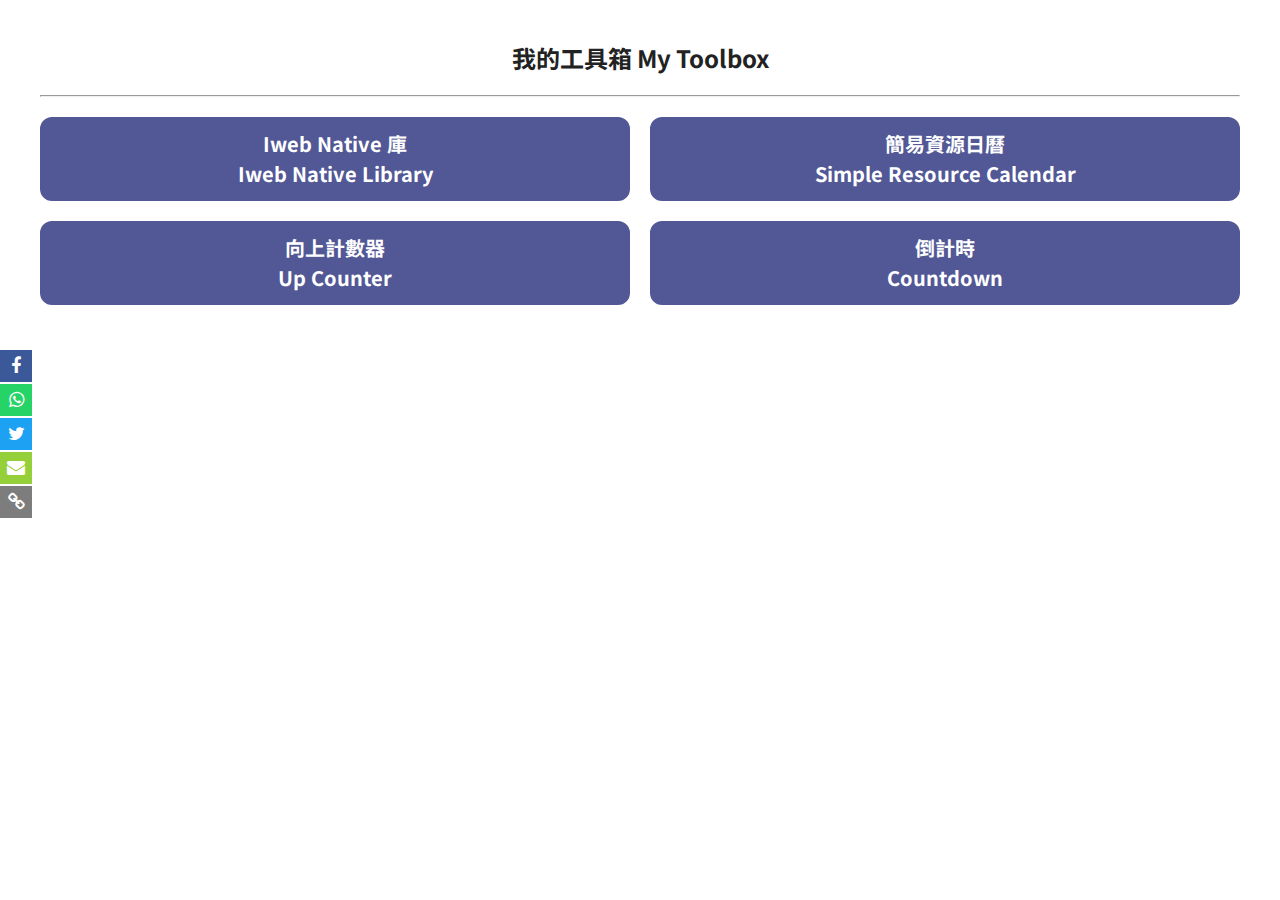
<file: index.html>
<!DOCTYPE html>
<html lang="zh-hant">
    <head>
        <title>我的工具箱 My Toolbox</title>
        <meta charset="UTF-8">
        <meta name="viewport" content="width=device-width, initial-scale=1.0">
        <link href="base/icons/font-awesome.min.css" rel="stylesheet" type="text/css"/>
        <link href="base/iweb.core.css" rel="stylesheet" type="text/css"/>
        <script src="base/iweb.core.js"></script>
        <script src="3rd/floatingSocialShare.js"></script>
        <style>
            h1 {
                display: block;
                font-size: 1.5rem;
                text-align: center;
                padding-bottom: 20px;
            }
            
            hr {
                display: block;
                margin-bottom: 20px;
            }
            
            a.link {
                background: var(--icolor-primary);
                display: block;
                font-size: 1.25rem;
                font-weight: bold;
                color: #fff;
                line-height: 1.5;
                text-align: center;
                padding: 10px;
                border: 2px solid var(--icolor-primary);
                border-radius: 12px;
                overflow: hidden;
            }
            
            a.link:hover {
                border-color: #fff;
            }
        </style>
    </head>
    <body>
        <div style="padding:40px;">
            <h1>我的工具箱 My Toolbox</h1>
            <hr/>
            <div class="iweb-grid">
                <div class="column-2">
                    <a class="btn link" href="native.html" target="_blank">iweb Native 庫<br/>iweb Native Library</a>
                </div>
                <div class="column-2">
                    <a class="btn link" href="calendar.html" target="_blank">簡易資源日曆<br/>Simple Resource Calendar</a>
                </div>
                <div class="column-2">
                    <a class="btn link" href="upcounter.html" target="_blank">向上計數器<br/>Up counter</a>
                </div>
                <div class="column-2">
                    <a class="btn link" href="countdown.html" target="_blank">倒計時<br/>Countdown</a>
                </div>
            </div>
        </div>
        <script>const iweb = (new iwebApp()).init();(new floatingSocialShare());</script>
    </body>
</html>
</file>
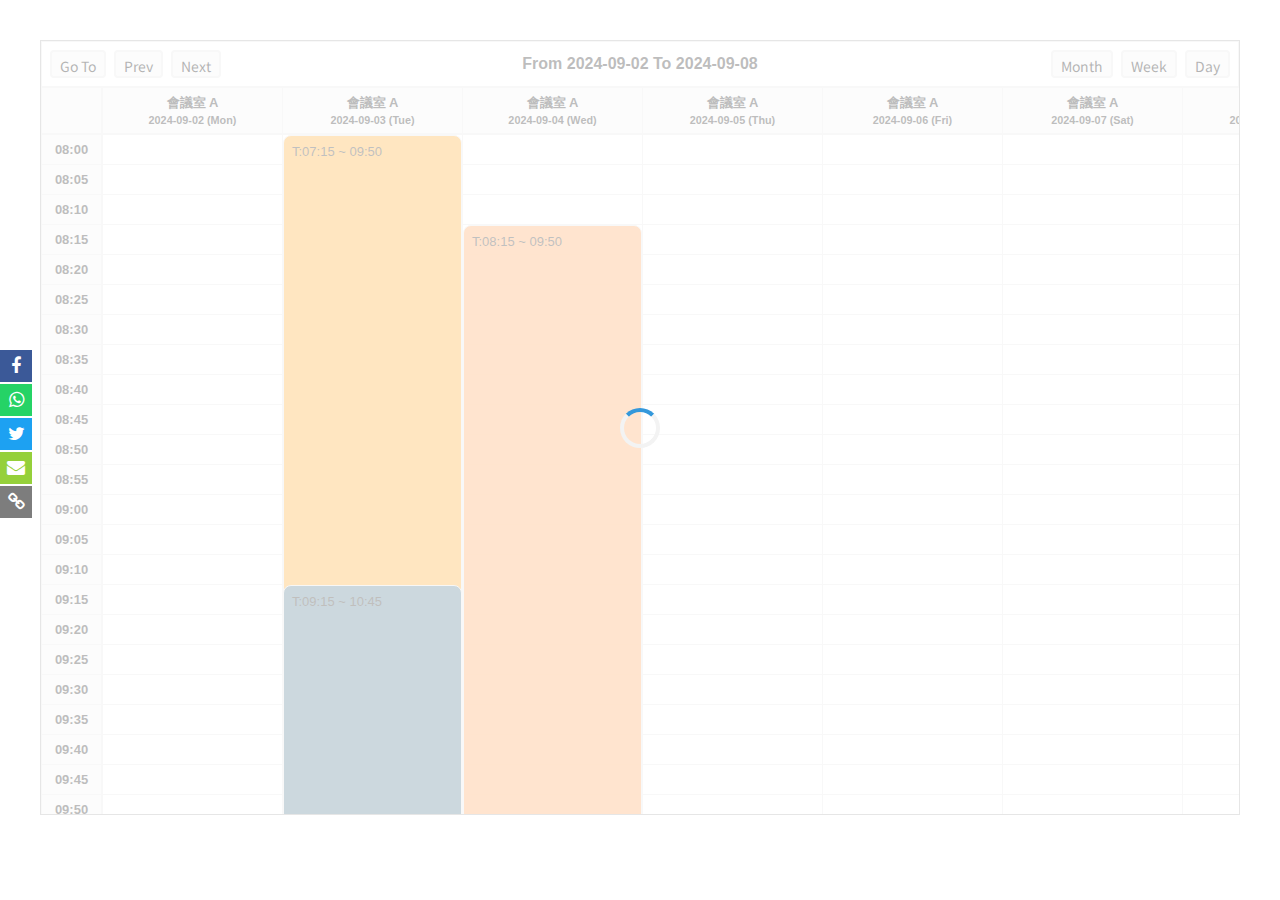
<file: calendar.html>
<!DOCTYPE html>
<html lang="en" >
<head>
    <meta charset="UTF-8">
    <meta name="viewport" content="width=device-width, initial-scale=1.0">
    <title>簡易資源日曆 Simple Resource Calendar</title>
    <link href="base/icons/font-awesome.min.css" rel="stylesheet" type="text/css"/>
    <link href="base/iweb.core.css" rel="stylesheet" type="text/css"/>
    <script src="base/iweb.core.js" type="text/javascript"></script>
    <script src="3rd/floatingSocialShare.js"></script>
    <script src="base/iCalendar.js" type="text/javascript"></script>
</head>
<body>
    <div style="padding:40px;">
        <div id="icalendar">
            <div class="fixed-corner"></div>
        </div>
    </div>
    <script>const iweb = (new iwebApp()).init();(new floatingSocialShare());</script>
    <script>
    function iwebFunc() {
        // Usage Example
        const resources = [
            { id: 1, name: '會議室 A' },
            { id: 2, name: '會議室 B' },
            { id: 3, name: '會議室 C' },
            { id: 4, name: '會議室 D' },
            { id: 5, name: '會議室 E' }
        ];

        const events = [
            { resourceId: 1, targetDate: '2024-09-03', startHm: 715, endHm: 950, content: '07:15 ~ 09:50', 'short_content': 'full_date', background: '#FFA726' },
            { resourceId: 1, targetDate: '2024-09-04', startHm: 815, endHm: 950, content: '08:15 ~ 09:50', background: '#FFA156' },
            { resourceId: 2, targetDate: '2024-09-03', startHm: 1000, endHm: 2250, content: '10:00 ~ 22:50', background: '#2A9D8F' },
            { resourceId: 3, targetDate: '2024-09-03', startHm: 1330, endHm: 1430, content: '13:30 ~ 14:30' },
            { resourceId: 1, targetDate: '2024-09-03', startHm: 915, endHm: 1045, content: '09:15 ~ 10:45', background: '#4C7B96' },
            { resourceId: 2, targetDate: '2024-09-03', startHm: 1000, endHm: 1430, content: '10:00 ~ 14:30' }
        ];

        const icalendar = new iCalendar({
            lang: 'en',
            displayMode: 'week', 
            date: '2024-09-02', 
            startHm: 800, 
            endHm: 2200, 
            interval: 5, 
            maxHeight: 680,
            resources: 'http://localhost:8000/myprojects/mylib/testsource.php?index=1',
            events: 'http://localhost:8000/myprojects/mylib/testsource.php?index=2',
            eventTemplate: function(data) {
                return 'T:' + data['content'];
            },
            eventClick: function(data) {
                console.log(data);
            },
            extraParas: 
            {
                resource_id: 1 
            }
        }).init(resources, events);
    }
    </script>
</body>
</html>
</file>
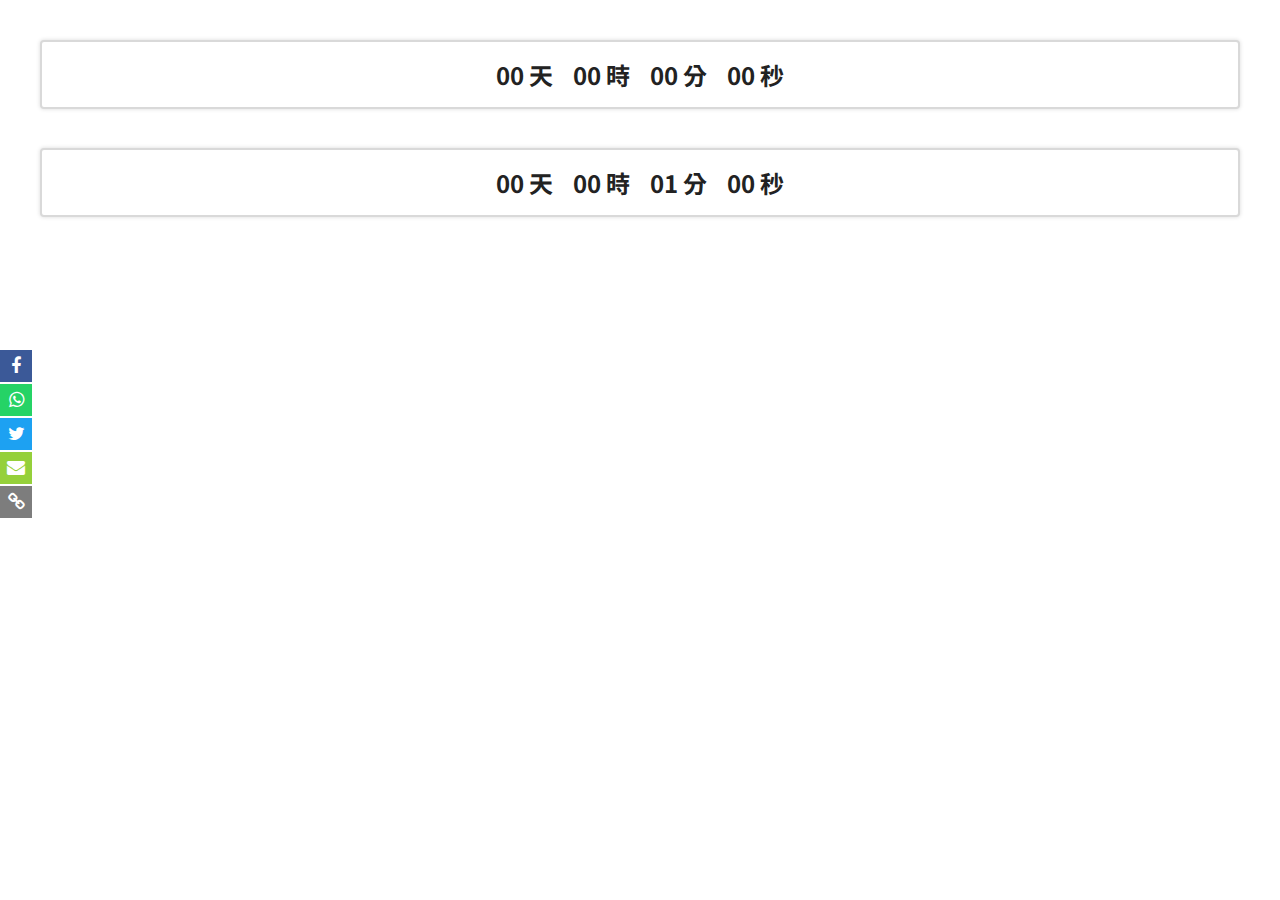
<file: countdown.html>
<!DOCTYPE html>
<html lang="en">
    <head>
        <meta charset="UTF-8">
        <title>倒計時 Countdown</title>
        <link href="base/icons/font-awesome.min.css" rel="stylesheet" type="text/css"/>
        <link href="base/iweb.core.css" rel="stylesheet" type="text/css"/>
        <script src="base/iweb.core.js"></script>
        <script src="3rd/floatingSocialShare.js"></script>
        <script src="3rd/timerCountDown.js" type="text/javascript"></script>
        <style>
        div.iweb-countdown {
            position: relative;
        }

        div.iweb-countdown * {
            font-size: 24px;
            font-weight: bold;
        }

        </style>
    </head>
    <body>
        <div style="padding:40px;">
            <div class="widget">
                <div class="iweb-countdown" data-value="20" data-direction="up">
                    <ul class="iweb-flex hcenter" data-gap="20">
                        <li><div class="day"><span>00</span>&nbsp;天</div></li>
                        <li><div class="hour"><span>00</span>&nbsp;時</div></li>
                        <li><div class="minute"><span>00</span>&nbsp;分</div></li>
                        <li><div class="second"><span>00</span>&nbsp;秒</div></li>
                    </ul>
                </div>
            </div>
            
            <p>&nbsp;</p>
            
            <div class="widget">
                <div class="iweb-countdown" data-value="60">
                    <ul class="iweb-flex hcenter" data-gap="20">
                        <li><div class="day"><span>00</span>&nbsp;天</div></li>
                        <li><div class="hour"><span>00</span>&nbsp;時</div></li>
                        <li><div class="minute"><span>00</span>&nbsp;分</div></li>
                        <li><div class="second"><span>00</span>&nbsp;秒</div></li>
                    </ul>
                </div>
            </div>
        </div>
        <script>const iweb = (new iwebApp()).init();(new floatingSocialShare());</script>
        <script>
        function iwebFunc() { 
            const cm = new timerCountDown(function(item) {
                console.log("完成:", item.el, "方向:", item.direction, "最大值:", item.maxValue);
                item.el.style.border = "2px solid red";
            });
            cm.init();
        }
        </script>
    </body>
</html>
</file>
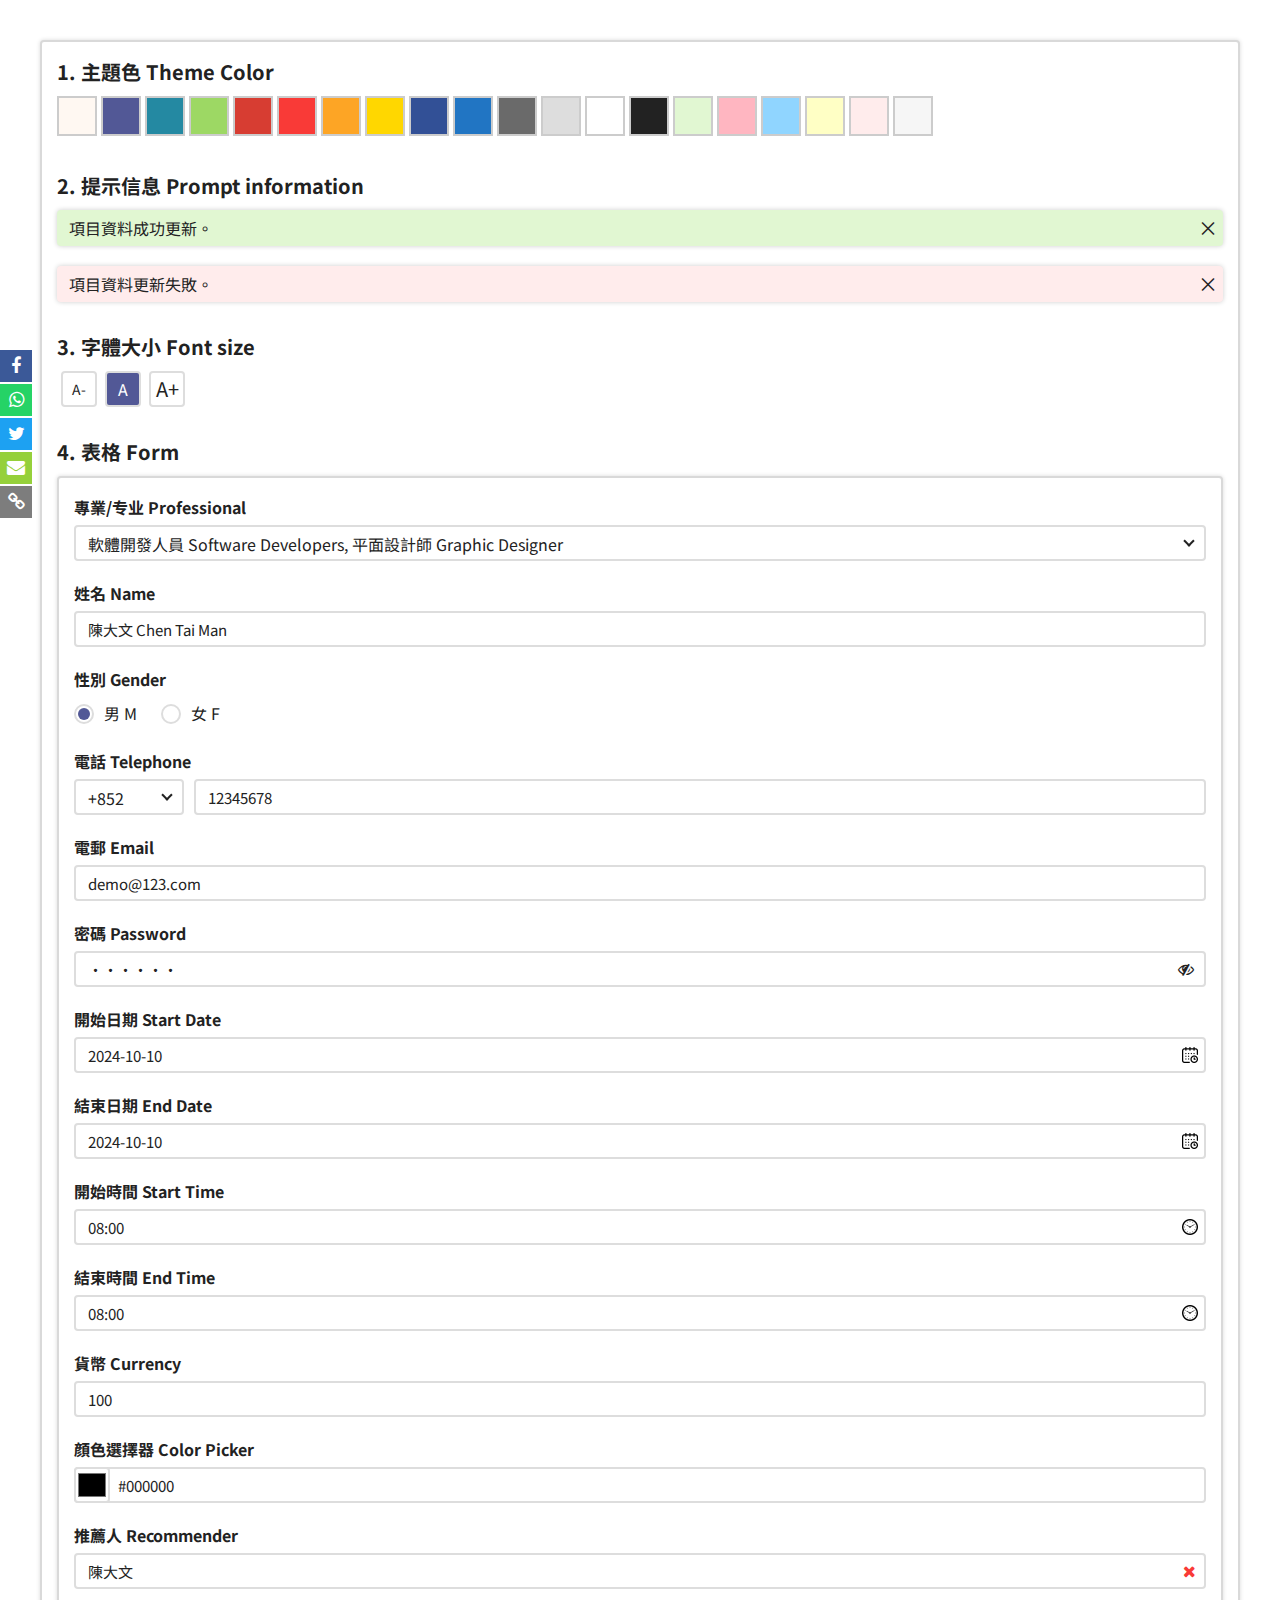
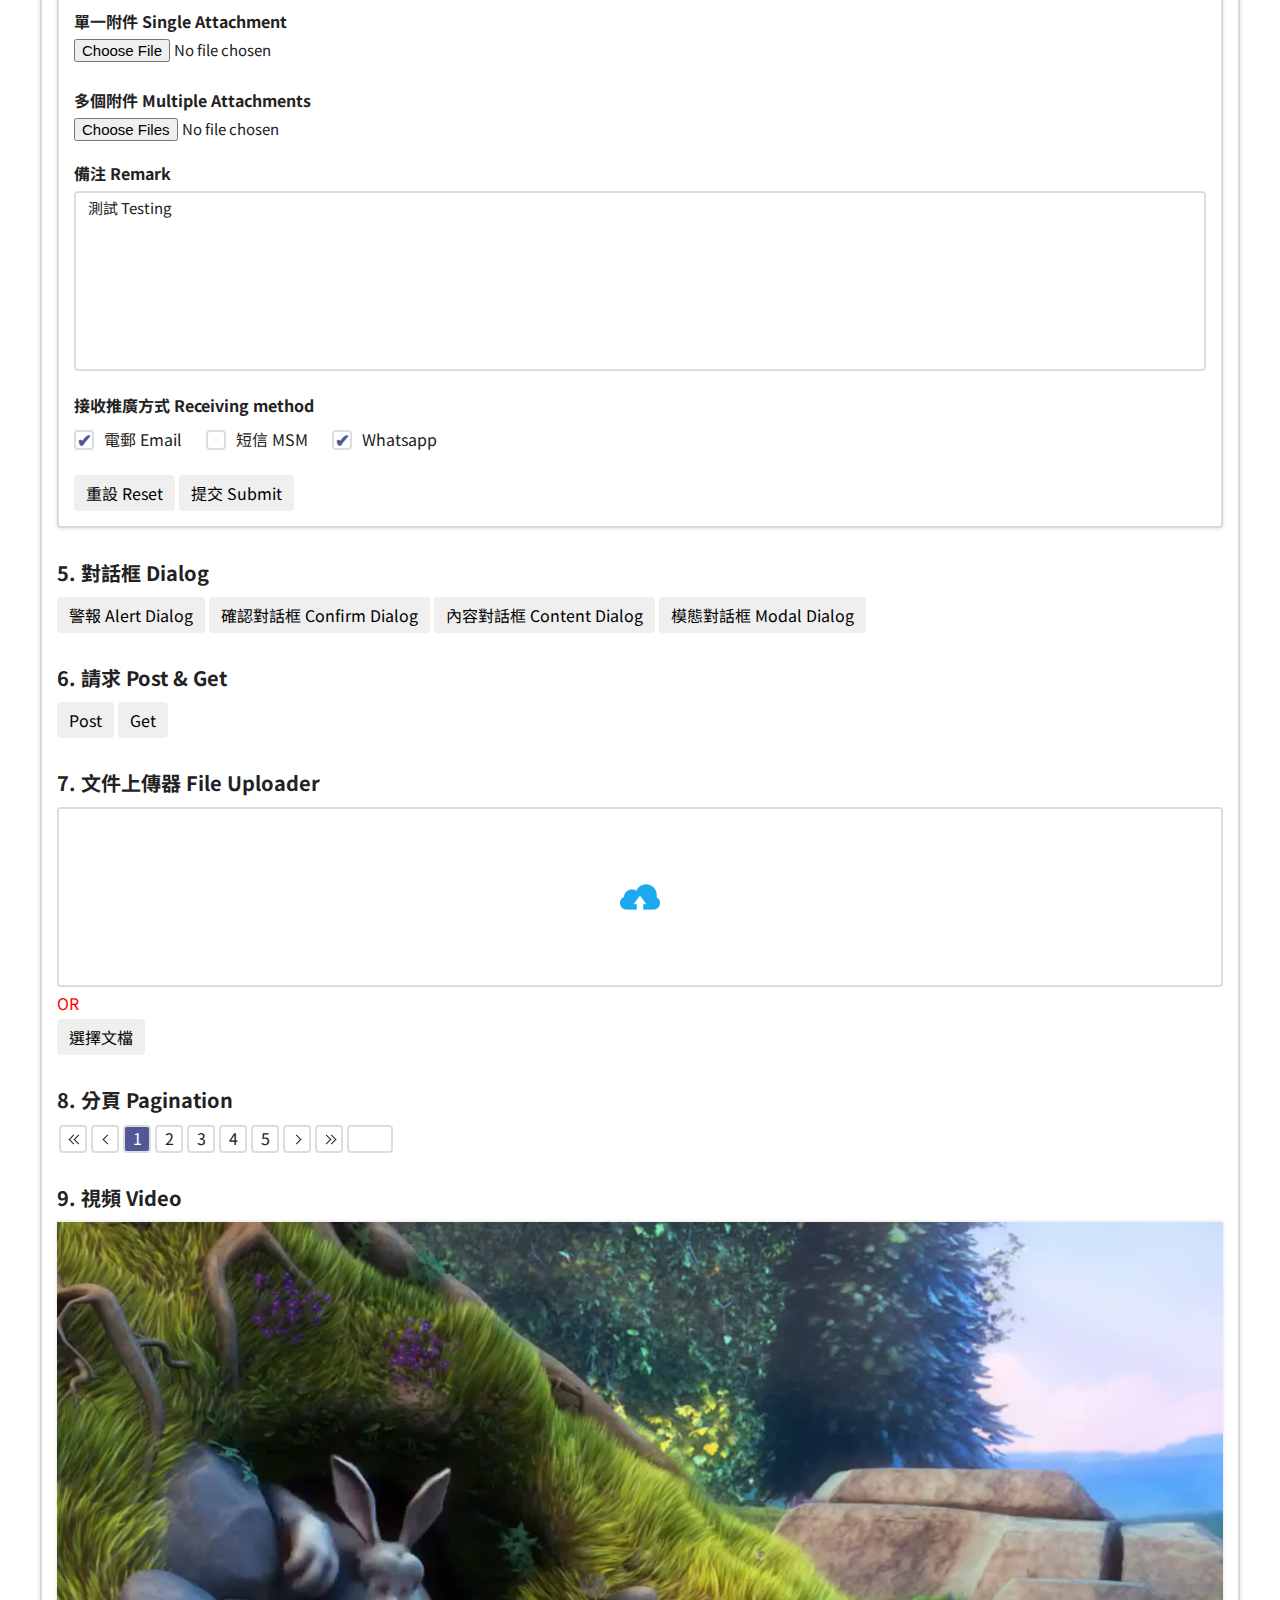
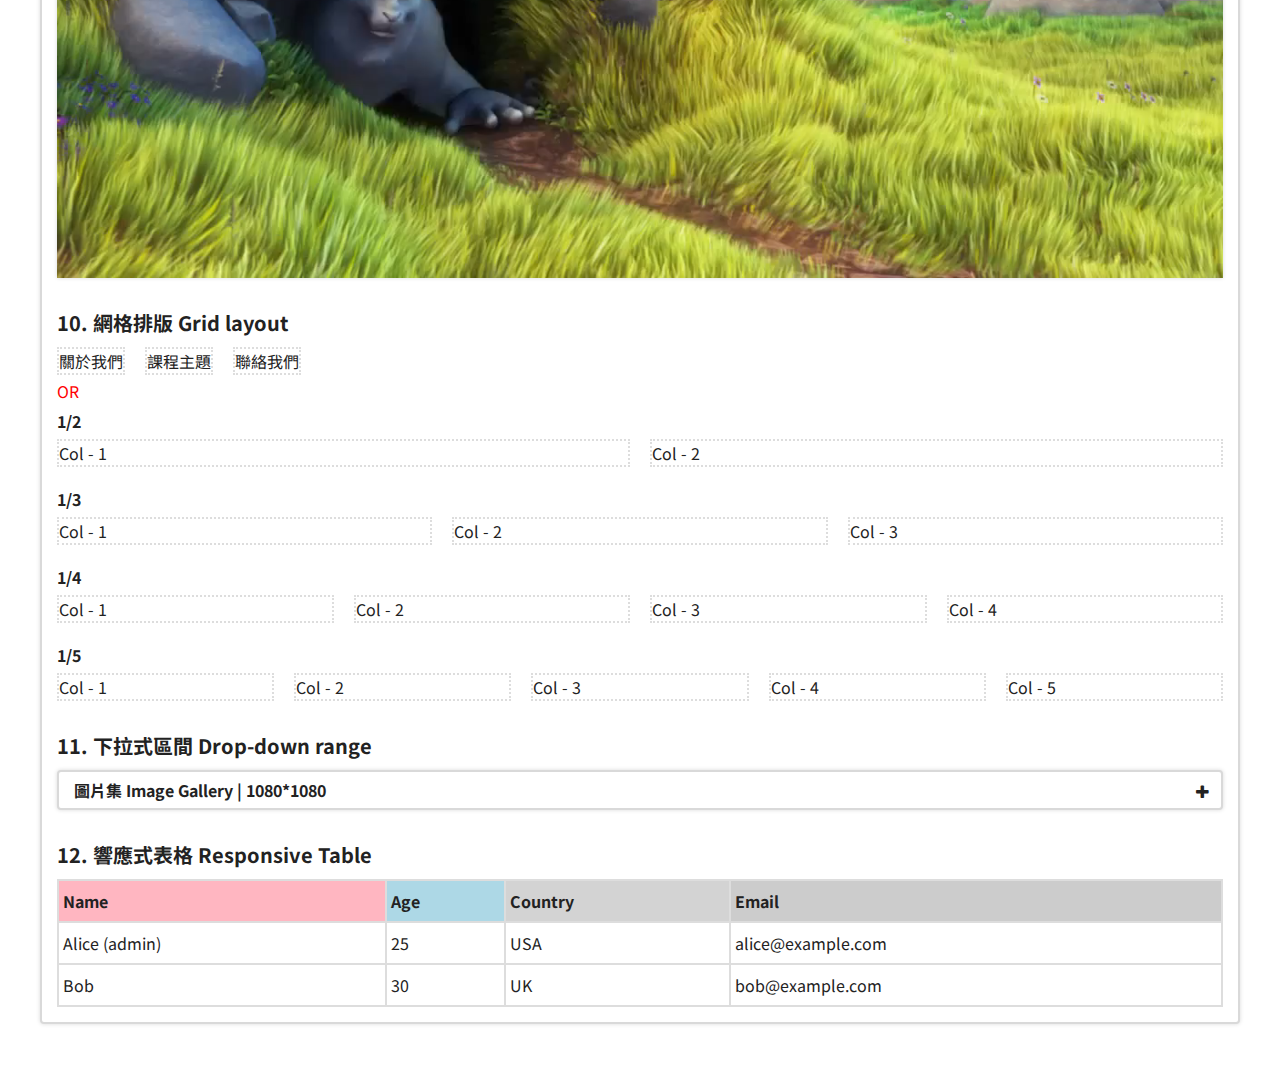
<file: native.html>
<!DOCTYPE html>
<html lang="zh-hant">
    <head>
        <title>iweb native lib</title>
        <meta charset="UTF-8">
        <meta name="viewport" content="width=device-width, initial-scale=1.0">
        <meta name="csrf-token" content="96ca6fd5cc5283000910785ba2344044"/>
        <link href="base/icons/font-awesome.min.css" rel="stylesheet" type="text/css"/>
        <link href="base/iweb.core.css" rel="stylesheet" type="text/css"/>
        <script src="base/iweb.core.js"></script>
        <script src="3rd/floatingSocialShare.js"></script>
        <style>
            div.section {
                margin-top: 30px;
            }
            
            div.section:first-child {
                margin-top: 0px;
            }
            
            h1 {
                display: block;
                font-size: 1.25rem;
                padding-bottom: 10px;
            }
            
            div.color-list {
                position: relative;
            }
            
            div.color-list > div {
                display: inline-block;
                border: 2px solid #ccc;
                width: 40px;
                height: 40px;
            }
            
            #demotable {
                width: 100%;
            }
            
            #demotable th,
            #demotable td {
                position: relative;
                padding: 8px 4px;
                border: 2px solid var(--icolor-gray);
                text-align: left;
                word-break: break-all;
                overflow: hidden;
            }
        </style>
    </head>
    <body>
        <div style="padding:40px;">
            <div class="widget">
                <div class="section">
                    <h1>1. 主題色 Theme Color</h1>
                    <div class="color-list">
                        <div style="background-color:var(--background-color);"></div>
                        <div style="background-color:var(--icolor-primary);"></div>
                        <div style="background-color:var(--icolor-darkgreen);"></div>
                        <div style="background-color:var(--icolor-green);"></div>
                        <div style="background-color:var(--icolor-darkred);"></div>
                        <div style="background-color:var(--icolor-red);"></div>
                        <div style="background-color:var(--icolor-darkyellow);"></div>
                        <div style="background-color:var(--icolor-yellow);"></div>
                        <div style="background-color:var(--icolor-darkblue);"></div>
                        <div style="background-color:var(--icolor-blue);"></div>
                        <div style="background-color:var(--icolor-darkgray);"></div>
                        <div style="background-color:var(--icolor-gray);"></div>

                        <div style="background-color:var(--icolor-white);"></div>
                        <div style="background-color:var(--icolor-black);"></div>

                        <div style="background-color:var(--icolor-lightgreen);"></div>
                        <div style="background-color:var(--icolor-lightred);"></div>
                        <div style="background-color:var(--icolor-lightblue);"></div>
                        <div style="background-color:var(--icolor-lightyellow);"></div>
                        <div style="background-color:var(--icolor-lightpink);"></div>
                        <div style="background-color:var(--icolor-lightgray);"></div>
                    </div>
                </div>

                <div class="section">
                    <h1>2. 提示信息 Prompt information</h1>
                    <div class="iweb-tips-message success"><div><a class="close">×</a><span>項目資料成功更新。</span></div></div>
                    <div class="iweb-tips-message error"><div><a class="close">×</a><span>項目資料更新失敗。</span></div></div>
                </div>

                <div class="section">
                    <h1>3. 字體大小 Font size</h1>
                    <div>
                        <div class="font">
                           <a class="font-switch small" href="#" data-size="small">A-</a><!--
                           --><a class="font-switch middle current" href="#" data-size="middle">A</a><!--
                           --><a class="font-switch large" href="#" data-size="large">A+</a>
                        </div>
                    </div>
                </div>

                <div class="section">
                    <h1>4. 表格 Form</h1>
                    <form data-ajax="1" data-alert="1">
                        <div class="widget">
                            <div class="iweb-row">
                                <label>專業/专业 Professional</label>
                                <select name="professionals[]" data-validation="required" data-virtual="1" data-filter="1" multiple>
                                     <optgroup label="技術類 Technology">
                                        <option value="software_developer" selected>軟體開發人員 Software Developers</option>
                                        <option value="engineer">工程師 engineer</option>
                                        <option value="data_scientist">數據科學家 Data Scientist</option>
                                    </optgroup>
                                    <optgroup label="設計類 Design">
                                        <option value="graphic_designer" selected>平面設計師 Graphic Designer</option>
                                        <option value="ux_designer">用戶體驗設計師 UX Designer</option>
                                        <option value="ui_designer">用戶介面設計師 UI Designer</option>
                                    </optgroup>
                                    <optgroup label="管理類 Management">
                                        <option value="manager">經理 Manager</option>
                                        <option value="project_manager">專案經理 Project Manager</option>
                                        <option value="consultant">顧問 Consultant</option>
                                    </optgroup>
                                    <option value="law">律師 Law</option>
                                </select>
                            </div>

                            <div class="iweb-row">
                                <label>姓名 Name</label>
                                <input type="text" name="name" data-validation="required" value="陳大文 Chen Tai Man">
                            </div>

                            <div class="iweb-row">
                                <label>性別 Gender</label>
                                <div class="iweb-radio-set">
                                    <input type="radio" id="male" name="gender" value="male" data-validation="required" checked>
                                    <label for="male">男 M</label>

                                    <input type="radio" id="female" name="gender" value="female" data-validation="required">
                                    <label for="female">女 F</label>
                                </div>
                            </div>

                            <div class="iweb-row">
                                <label>電話 Telephone</label>
                                <table style="width:100%">
                                    <tr>
                                        <td width="110">
                                            <select name="telephone_code" data-validation="required" data-virtual="1">
                                                <option value="852" selected>+852</option>
                                                <option value="853">+853</option>
                                                <option value="86">+86</option>
                                            </select>
                                        </td>
                                        <td width="10">&nbsp;</td>
                                        <td>
                                            <input type="tel" name="telephone" value="12345678" data-validation="required|number">
                                        </td>
                                    </tr>
                                </table>
                            </div>

                            <div class="iweb-row">
                                <label>電郵 Email</label>
                                <input type="text" name="email" value="demo@123.com" data-validation="required|email">
                            </div>

                            <div class="iweb-row">
                                <label>密碼 Password</label>
                                <input type="password" name="password" value="Abc123" data-validation="required|password">
                            </div>

                            <div class="iweb-row">
                                <label>開始日期 Start Date</label>
                                <input type="date" name="start_date" value="2024-10-10" data-validation="required|date">
                            </div>

                            <div class="iweb-row">
                                <label>結束日期 End Date</label>
                                <input type="date" name="end_date" value="2024-10-10" data-min="2025-03-02" data-validation="required|date" >
                            </div>

                            <div class="iweb-row">
                                <label>開始時間 Start Time</label>
                                <input type="time" name="start_time"  value="08:00" data-start="800" data-end="2200" data-interval="10" data-validation="required|time">
                            </div>

                            <div class="iweb-row">
                                <label>結束時間 End Time</label>
                                <input type="time" name="end_time" value="08:00" data-validation="required|time">
                            </div>

                            <div class="iweb-row">
                                <label>貨幣 Currency</label>
                                <input type="text" name="currency" value="100" data-validation="required|ge0">
                            </div>

                            <div class="iweb-row">
                                <label>顔色選擇器 Color Picker</label>
                                <input type="color" name="mycolor" value="#000000" data-validation="required">
                            </div>

                            <div class="iweb-row">
                                <label>推薦人 Recommender</label>
                                <input type="text" class="fill-id" name="member_id" value="1" 
                                    data-validation="required"
                                    data-cannew="1"
                                    data-autocomplete="1"
                                    data-default="陳大文"
                                    data-url="http://localhost:8000/myprojects/mylib/fetch.php"
                                    data-param2="type:123"
                                    data-sfunc="select_autoc"
                                    data-rfunc="remove_autoc">
                            </div>

                            <div class="iweb-row">
                                <label>單一附件 Single Attachment</label>
                                <input type="file" name="myfile">
                                <div>&nbsp;</div>
                                <label>多個附件 Multiple Attachments</label>
                                <input type="file" name="mymultifile[]" multiple>
                            </div>

                            <div class="iweb-row">
                                <label>備注 Remark</label>
                                <textarea name="content" data-validation="required">測試 Testing</textarea>
                            </div>

                            <div class="clearboth"></div>

                            <div class="iweb-row">
                                <label>接收推廣方式 Receiving method</label>
                                <div class="iweb-checkbox-set">
                                    <input type="checkbox" id="receiving_method_1" name="receiving_method[1000]" value="email" data-validation="required" checked>
                                    <label for="receiving_method_1">電郵 Email</label>

                                    <input type="checkbox" id="receiving_method_2" name="receiving_method[]" value="mobile" data-validation="required" >
                                    <label for="receiving_method_2">短信 MSM</label>

                                    <input type="checkbox" id="receiving_method_3" name="receiving_method[3000]" value="whatsapp" data-validation="required" checked>
                                    <label for="receiving_method_3">Whatsapp</label>
                                </div>
                            </div>
                            <div class="iweb-row last">
                                <button type="reset" class="btn">重設 Reset</button>
                                <button type="submit" class="btn">提交 Submit</button>
                            </div>
                        </div>
                    </form>
                </div>

                <div class="section">
                    <h1>5. 對話框 Dialog</h1>
                    <div>
                        <button type="button" class="btn" id="btn-alert-dialog">警報 Alert Dialog</button>
                        <button type="button" class="btn" id="btn-confirm-dialog">確認對話框 Confirm Dialog</button>
                        <button type="button" class="btn" id="btn-content-dialog">內容對話框 Content Dialog</button>
                        <button type="button" class="btn" id="btn-modal-dialog">模態對話框 Modal Dialog</button>
                    </div>
                </div>
                
                <div class="section">
                    <h1>6. 請求 Post & Get</h1>
                    <div>
                        <button type="button" class="btn" id="btn-post">Post</button>
                        <button type="button" class="btn" id="btn-get">Get</button>
                    </div>
                </div>

                <div class="section">
                    <h1>7. 文件上傳器 File Uploader</h1>
                    <div><input type="file" id="myfiles" class="dropfiles"></div>
                    <div style="line-height:2;color:red;">OR</div>
                    <div><button type="button" id="btn-select-files">選擇文檔</button></div>
                </div>

                <div class="section">
                    <h1>8. 分頁 Pagination</h1>
                    <div><div class="mypage" data-totalpage="10"></div></div>
                </div>

                <div class="section">
                    <h1>9. 視頻 Video</h1>
                    <div>
                        <video preload="auto" class="iweb-video" data-source="sample.mp4">
                            <source id="videoSource" type="video/mp4">
                            Your browser does not support HTML5 video.
                        </video>
                    </div>
                </div>

                <div class="section">
                    <h1>10. 網格排版 Grid layout</h1>
                    <div id="tinymce">
                        <div>
                            <ul class="iweb-flex" data-gap="20">
                                <li>關於我們</li>
                                <li>課程主題</li>
                                <li>聯絡我們</li>
                            </ul>
                        </div>

                        <div style="line-height:2;color:red;">OR</div>

                        <div>
                            <div class="iweb-row">
                                <label>1/2</label>
                                <div class="iweb-grid">
                                    <div class="column-2">Col - 1</div>
                                    <div class="column-2">Col - 2</div>
                                </div>
                            </div>

                            <div class="iweb-row">
                                <label>1/3</label>
                                <div class="iweb-grid">
                                    <div class="column-3">Col - 1</div>
                                    <div class="column-3">Col - 2</div>
                                    <div class="column-3">Col - 3</div>
                                </div>
                            </div>   


                            <div class="iweb-row">
                                <label>1/4</label>
                                <div class="iweb-grid">
                                    <div class="column-4">Col - 1</div>
                                    <div class="column-4">Col - 2</div>
                                    <div class="column-4">Col - 3</div>
                                    <div class="column-4">Col - 4</div>
                                </div>
                            </div>

                            <div class="iweb-row">
                                <label>1/5</label>
                                <div class="iweb-grid">
                                    <div class="column-5">Col - 1</div>
                                    <div class="column-5">Col - 2</div>
                                    <div class="column-5">Col - 3</div>
                                    <div class="column-5">Col - 4</div>
                                    <div class="column-5">Col - 5</div>
                                </div>
                            </div>
                        </div>
                    </div>
                </div>
                
                <div class="section">
                    <h1>11. 下拉式區間 Drop-down range</h1>
                    <div class="widget expand">
                        <a class="control-stretch" href="#">
                            <span>圖片集 Image Gallery | 1080*1080</span>
                            <i class="fa fa-plus"></i>
                            <i class="fa fa-minus"></i>
                        </a>
                        <div class="hidden">
                        </div>
                    </div>
                </div>
                
                <div class="section">
                    <h1>12. 響應式表格 Responsive Table </h1>
                    <div>
                        <table id="demotable" class="iweb-rtable">
                            <thead>
                                <tr style="background:#ccc;">
                                    <th style="background:lightpink;">Name</th>
                                    <th style="background:lightblue;">Age</th>
                                    <th style="background:lightgray;">Country</th>
                                    <th>Email</th>
                                </tr>
                            </thead>
                            <tbody>
                                <tr>
                                    <td>Alice <span>(admin)</span></td>
                                    <td>25</td>
                                    <td>USA</td>
                                    <td>alice@example.com</td>
                                </tr>
                                <tr>
                                    <td>Bob</td>
                                    <td>30</td>
                                    <td>UK</td>
                                    <td>bob@example.com</td>
                                </tr>
                            </tbody>
                        </table>
                    </div>
                </div>
                
            </div>
            <script>const iweb = (new iwebApp()).init();(new floatingSocialShare());</script>
            <script>
            function iwebFunc() { 
                // dialog
                document.getElementById('btn-alert-dialog').addEventListener('click', function() {
                    iweb.alert('您好！ Hello!'); 
                });

                document.getElementById('btn-confirm-dialog').addEventListener('click', function() { 
                    iweb.confirm('您確定要刪除嗎？<br/>Are you sure you want to delete?', function(result) { 
                        console.log(result);
                    }); 
                });

                document.getElementById('btn-content-dialog').addEventListener('click', function() { 
                    iweb.dialog('您好！ Hello!', function() { 
                        console.log('init info dialog');
                    }, function() {
                        console.log('close info dialog');
                    }); 
                });

                document.getElementById('btn-modal-dialog').addEventListener('click', function() {
                    iweb.modalDialog('<h1>您好！ Hello!</h1>', null, {'title': '系統提示', 'ClassName': '', 'width': 800, 'height': 600 });
                });
                
                // request
                document.getElementById('btn-post').addEventListener('click', function() {
                    iweb.doPost({
                        url: 'http://localhost/fetch.php',
                        payload: {
                            name_1: 1,
                            name_2: 2
                        },
                        dataType: 'text'
                    }, function(responseData) {
                        console.log(responseData);
                        alert('post done');
                    });
                });


                document.getElementById('btn-get').addEventListener('click', function() {
                    iweb.doFetch({
                        url: 'http://localhost/fetch.php',
                        payload: {
                            name_1: 1,
                            name_2: 2
                        },
                        dataType: 'text'
                    }, function(responseData) {
                        console.log(responseData);
                        alert('get done');
                    });
                });

                // pagination
                iweb.pagination('div.mypage');

                // uploader
                iweb.uploaderArea('myfiles', {
                    url: 'http://localhost//upload.php',
                    payload: {
                        name: 'Chan Tai Man'
                    },
                    dataType: 'text',
                    allowedTypes: 'jpg|png'
                }, function() {
                    alert('end upload 1');
                });

                // Handle file selection button
                document.getElementById('btn-select-files').addEventListener('click', function() { 
                    iweb.uploader({
                        url: 'http://localhost:8000/myprojects/mylib/upload.php',
                        payload: {
                            name: 'abc'
                        },
                        dataType: 'text'
                    });
                });
            }
            
            </script>
        </div>
    </body>
</html>
</file>
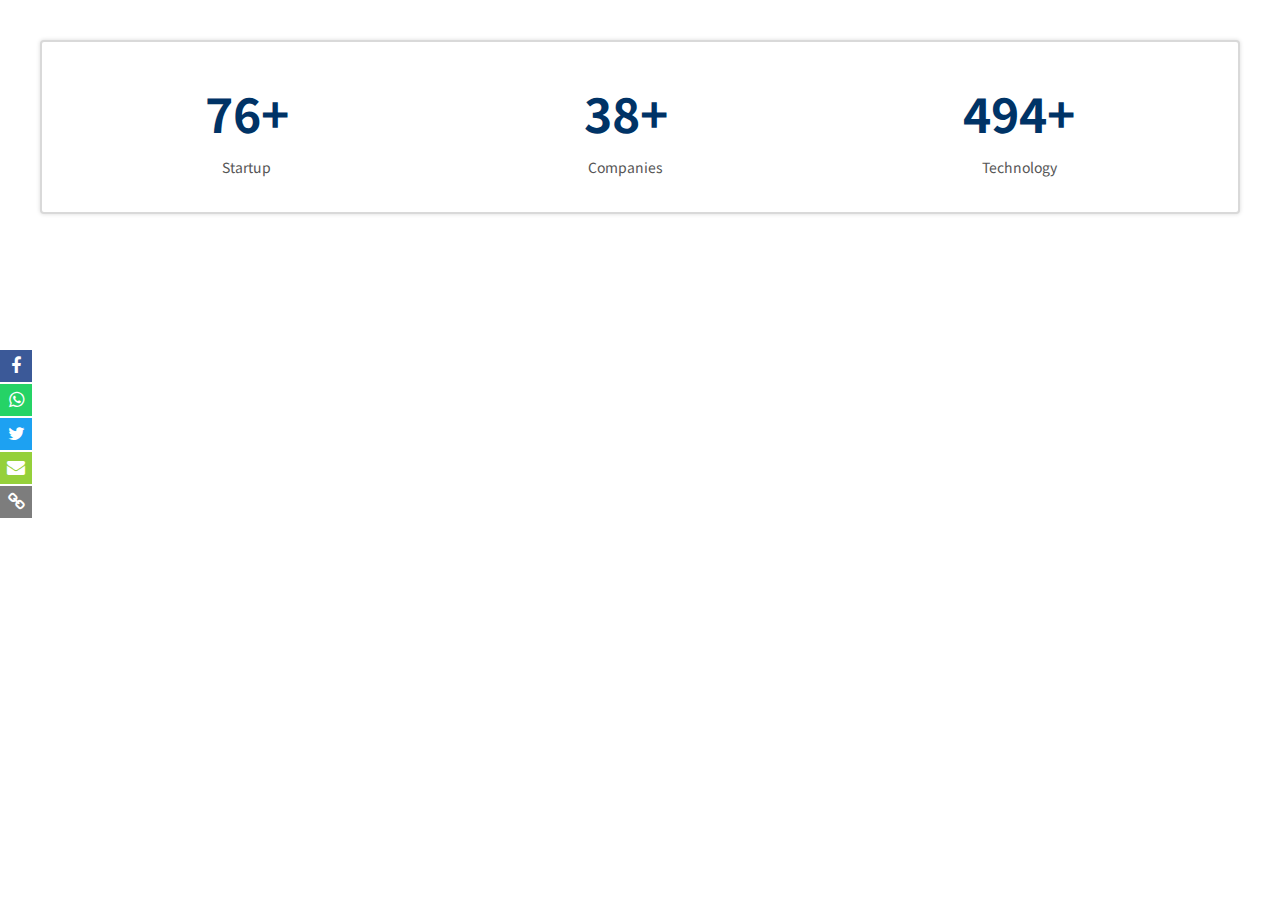
<file: upcounter.html>
<!DOCTYPE html>
<html lang="en">
    <head>
        <meta charset="UTF-8">
        <title>向上計數器 Up counter</title>
        <link href="base/icons/font-awesome.min.css" rel="stylesheet" type="text/css"/>
        <link href="base/iweb.core.css" rel="stylesheet" type="text/css"/>
        <script src="base/iweb.core.js"></script>
        <script src="3rd/floatingSocialShare.js"></script>
        <style>
            .figures {
                display: flex;
                justify-content: space-around;
                flex-wrap: wrap;
            }

            .figure {
                margin: 20px;
            }

            .counter {
                font-size: 48px;
                font-weight: bold;
                color: #003366;
            }

            .label {
                display: block;
                font-size: 14px;
                color: #555;
                margin-top: 10px;
                text-align: center;
            }
        </style>
    </head>
    <body>
        <div style="padding:40px;">
            <div class="widget">
                <div id="upcounter-area">
                    <div class="figures">
                        <div class="figure">
                            <div class="counter" data-target="102">0</div>
                            <div class="label">Startup</div>
                        </div>
                        <div class="figure">
                            <div class="counter" data-target="38">0</div>
                            <div class="label">Companies</div>
                        </div>
                        <div class="figure">
                            <div class="counter" data-target="1253">0</div>
                            <div class="label">Technology</div>
                        </div>
                    </div>
                </div>
            </div>
        </div>
        <script>const iweb = (new iwebApp()).init();(new floatingSocialShare());</script>
        <script>
        function iwebFunc() { 
            const section = document.querySelector('#upcounter-area');
            const counters = section.querySelectorAll('div.counter');
            let hasAnimated = false;
            const observer = new IntersectionObserver((entries, observer) => {
                entries.forEach(entry => {
                    if (entry.isIntersecting && !hasAnimated) {
                        counters.forEach(counter => animateCounter(counter));
                        hasAnimated = true;
                        observer.unobserve(section);
                    }
                });
            }, {
                threshold: 0.5
            });
            observer.observe(section);
        };
        
        function animateCounter(counter) {
            const target = +counter.dataset.target;
            let current = 0;
            const increment = Math.ceil(target / 100);
            const update = () => {
                current += increment;
                if (current < target) {
                    counter.textContent = (current.toLocaleString()) + "+";
                    requestAnimationFrame(update);
                } else {
                    counter.textContent = (target.toLocaleString()) + "+";
                }
            };
            update();
        }
        </script>
    </body>
</html>
</file>
<file: base/iweb.core.css>
@font-face {
  font-display: swap;
  font-family: 'NotoSansTC';
  font-style: normal;
  font-weight: 300;
  src: url('./fonts/noto-sans-chinese-traditional-latin-300.woff2') format('woff2');
}

@font-face {
    font-display: swap;
    font-family: 'NotoSansTC';
    font-style: normal;
    font-weight: 400;
    src: url('./fonts/noto-sans-chinese-traditional-latin-regular.woff2') format('woff2');
}

@font-face {
    font-display: swap;
    font-family: 'NotoSansTC';
    font-style: normal;
    font-weight: 700;
    src: url('./fonts/noto-sans-chinese-traditional-latin-700.woff2') format('woff2');
}


@font-face {
  font-display: swap;
  font-family: 'NotoSansSC';
  font-style: normal;
  font-weight: 300;
  src: url('./fonts/noto-sans-chinese-simplified-latin-300.woff2') format('woff2');
}

@font-face {
    font-display: swap;
    font-family: 'NotoSansSC';
    font-style: normal;
    font-weight: 400;
    src: url('./fonts/noto-sans-chinese-simplified-latin-regular.woff2') format('woff2');
}

@font-face {
    font-display: swap;
    font-family: 'NotoSansSC';
    font-style: normal;
    font-weight: 700;
    src: url('./fonts/noto-sans-chinese-simplified-latin-700.woff2') format('woff2');
}


:root {
    --background-color: #fff8f2;
    --icolor-primary: #525896;
    --icolor-darkgreen: #2489a2;
    --icolor-green: #9dd864;
    --icolor-darkred: #d73d32;
    --icolor-red: #f93a37;
    --icolor-darkyellow: #fda525;
    --icolor-yellow: #ffd700;
    --icolor-darkblue: #325096;
    --icolor-blue: #2175c3;
    --icolor-darkgray: #6a6a6a;
    --icolor-gray: #dddddd;
    --icolor-white: #ffffff;
    --icolor-black: #222222;
    --icolor-lightgreen: #e1f7d2;
    --icolor-lightred: #ffb6c1;
    --icolor-lightyellow: #ffffc5;
    --icolor-lightblue: #90d5ff;
    --icolor-lightgray: #f6f6f6;
    --icolor-lightpink: #ffecec;
    --iscrollbar-width: 0px;
}

* {
    box-sizing: border-box;
    outline: none;
    padding: 0px;
    margin: 0px;
    word-wrap: break-word;
    -webkit-tap-highlight-color: rgba(0, 0, 0, 0);
    -webkit-text-size-adjust: 100%;
}

*:after,
*:before {
    padding: 0px;
    margin: 0px;
    box-sizing: border-box;
}

.clearboth {
    position: relative !important;
    display: block !important;
    float: none !important;
    clear: both !important;
    width: 100% !important;
    height: 0px !important;
    padding: 0px !important;
    margin: 0px !important;
    overflow: hidden !important;
}

html { 
    font-size: 1em;
}

html.small-font {
    font-size: 0.875em;
}

html.large-font {
    font-size: 1.25em;
}

body {
    font-family: 'NotoSansTC', 'NotoSansSC', 'Microsoft JhengHei', '微軟正黑體', 'PingFang TC', 'Heiti TC', 'Arial', sans-serif;
    font-size: 1rem;
    color: var(--icolor-black);
    min-width: 360px;
    width: 100%;
    opacity: 0;
    -ms-filter: "progid:DXImageTransform.Microsoft.Alpha(Opacity=0)";
}

hr.line-break {
    position: relative;
    border: 0px;
    border-top: 2px dotted var(--icolor-gray);
    margin-top: 15px;
    margin-bottom: 15px;
}

table {
    border-collapse: collapse;
    max-width: 100%;
}

table.iweb-rtable th > div,
table.iweb-rtable td > div {
    position: relative;
}

table.iweb-rtable.responsive tr {
    display: block;
    width: 100%;
    margin-bottom: 15px;
}

table.iweb-rtable.responsive th,
table.iweb-rtable.responsive td {
   display: -webkit-box;
   display: -ms-flexbox;
   display: flex;
   gap: 8px;
   width: 100%!important;
   padding: 0px!important;
}

table.iweb-rtable.responsive thead {
    display: none;
}

table.iweb-rtable.responsive tbody > tr > td:not(:first-child) {
    border-top-width: 0px!important;
}

table.iweb-rtable.responsive tbody > tr > td > div {
    padding: 8px;
    text-align: left;
}

table.iweb-rtable.responsive tbody > tr > td > div.vlabel {
    width: 120px;
    font-weight: bold;
}

table.iweb-rtable.responsive tbody > tr > td > div:nth-child(2) {
    max-width: calc(100% - 130px);
}

a {
    color: var(--icolor-black);
    cursor: pointer;
    text-decoration: none;
    -webkit-touch-callout: none;
}

a.font-switch {
    position: relative;
    display: inline-block;
    font-size: 16px;
    width: 36px;
    height: 36px;
    text-align: center;
    line-height: 32px;
    border: 2px solid var(--icolor-gray);
    margin: 0px 4px;
    border-radius: 4px;
    vertical-align: top;
}

a.font-switch.small {
    font-size: 14px;
}

a.font-switch.large {
    font-size: 20px;
}

a.font-switch.current {
    background: var(--icolor-primary);
    color: #fff;
}

img,
video {
    font-size: 0px;
    max-width: 100%;
    max-height: 100%;
    height: auto;
    border: 0px;
    vertical-align: middle;
}

input[type="file"] {
    font-family: 'NotoSansTC', 'NotoSansSC', 'Microsoft JhengHei', '微軟正黑體', 'PingFang TC', 'Heiti TC', 'Arial', sans-serif;
    font-size: 0.9375rem;
}

input[type="text"],
input[type="password"],
input[type="datetime-local"],
input[type="date"],
input[type="time"],
input[type="color"],
input[type="tel"],
input[type="email"],
input[type="number"]{
    -webkit-appearance: none;
    -moz-appearance: none;
    appearance: none;
    background-color: var(--icolor-white);
    font-family: 'NotoSansTC', 'NotoSansSC', 'Microsoft JhengHei', '微軟正黑體', 'PingFang TC', 'Heiti TC', 'Arial', sans-serif;
    font-size: 0.9375rem;
    color: var(--icolor-black);
    max-width: 100%;
    height: 36px;
    padding: 4px 12px;
    border: 2px solid var(--icolor-gray);
    border-radius: 4px;
    resize: none;
}

input[type="time"] {
    padding-right: 4px!important;
}

input[type="color"] {
    padding: 0px!important;
    vertical-align: top;
}

input[data-ispassword="1"] {
    padding-right: 40px;
}

input[type="text"].idatepicker,
input[type="text"].itimepicker {
    background-image: url('[data-uri]');
    background-position: right 6px center;
    background-repeat: no-repeat;
    background-size: 16px;
    padding-right: 36px;
}

input[type="text"].itimepicker {
    background-image: url('[data-uri]');
}

textarea {
    -webkit-appearance: none;
    -moz-appearance: none;
    appearance: none;
    background-color: var(--icolor-white);
    font-family: 'NotoSansTC', 'NotoSansSC', 'Microsoft JhengHei', '微軟正黑體', 'PingFang TC', 'Heiti TC', 'Arial', sans-serif;
    font-size: 0.9375rem;
    color: var(--icolor-black);
    max-width: 100%;
    min-height: 180px;
    padding: 4px 12px;
    line-height: 1.5;
    border: 2px solid var(--icolor-gray);
    border-radius: 4px;
    resize: none;
}

input[type="text"].error,
input[type="password"].error,
input[type="date"].error,
input[type="color"].error,
input[type="tel"].error,
input[type="email"].error,
input[type="number"].error,
textarea.error {
    border-color: var(--icolor-lightred)!important;
}

input[type="range"] {
    -webkit-appearance: none;
    background: transparent;
    width: 100%;
    height: 6px;
    margin: 10px 0;
}

input[type="range"]:focus {
  outline: none;
}

input[type="range"]::-webkit-slider-runnable-track {
    background: #fff;
    width: 100%;
    height: 6px;
    border: 0px;
    border-radius: 3px;
    cursor: pointer;
}

input[type="range"]::-moz-range-track {
    background: #fff;
    width: 100%;
    height: 6px;
    border: 0px;
    border-radius: 3px;
    cursor: pointer;
}

input[type="range"]::-ms-track {
    background: #fff;
    width: 100%;
    height: 6px;
    border: 0px;
    border-radius: 3px;
    cursor: pointer;
}

input[type="range"]::-webkit-slider-thumb {
    -webkit-appearance: none;
    background: var(--icolor-blue);
    height: 12px;
    width: 12px;
    margin-top: -3px;
    border: 0px;
    border-radius: 6px;
    cursor: pointer;
}

input[type="range"]::-moz-range-thumb {
    background: var(--icolor-blue);
    height: 12px;
    width: 12px;
    margin-top: -3px;
    border: 0px;
    border-radius: 6px;
    cursor: pointer;
}

input[type="range"]::-ms-thumb {
    background: var(--icolor-blue);
    height: 12px;
    width: 12px;
    margin-top: -3px;
    border: 0px;
    border-radius: 6px;
    cursor: pointer;
}

select {
    background-color: var(--icolor-white);
    font-family: 'NotoSansTC', 'NotoSansSC', 'Microsoft JhengHei', '微軟正黑體', 'PingFang TC', 'Heiti TC', 'Arial', sans-serif;
    font-size: 0.9375rem;
    color: var(--icolor-black);
}

select.error {
    border-color: var(--icolor-lightred)!important;
}

button {
    -webkit-appearance: none;
    -moz-appearance: none;
    appearance: none;
    font-family: 'NotoSansTC', 'NotoSansSC', 'Microsoft JhengHei', '微軟正黑體', 'PingFang TC', 'Heiti TC', 'Arial', sans-serif;
    font-size: 1rem;
    max-width: 100%;
    padding: 6px 12px;
    border: 0px;
    border-radius: 4px;
    cursor: pointer;
}

button.btn,
a.btn {
    display: inline-block;
    font-family: 'NotoSansTC', 'NotoSansSC', 'Microsoft JhengHei', '微軟正黑體', 'PingFang TC', 'Heiti TC', 'Arial', sans-serif;
    font-size: 1rem;
    min-height: 36px;
    padding: 6px 12px;
    border: 0px;
    border-radius: 4px;
    line-height: 1.5;
    vertical-align: top;
    cursor: pointer;
    
    text-transform: capitalize;
    text-align: center;
    
    -webkit-appearance: none;
    -moz-appearance: none;
    appearance: none;
    -webkit-user-select: none;
    -ms-user-select: none;
    -moz-user-select: none;
         user-select: none; 
}

button.btn.full {
    width: 100%;
}

button.btn-icon {
    width: 36px;
}

button.btn > i,
a.btn > i {
    display: inline-block;
    color: var(--icolor-white);
    vertical-align: baseline;
}

button.btn > span,
a.btn > span {
    display: inline-block;
    color: var(--icolor-white);
    vertical-align: baseline;
}

button.btn > i + span,
a.btn > i + span {
    margin-left: 4px;
}

button.btn:hover,
a.btn:hover {
    box-shadow: 4px 4px 2px rgba(0, 0, 0, 0.2);
}

button.switch-pwd-type {
    position: absolute;
    background: transparent;
    top: 0px;
    right: 0px;
    height: 36px;
}

button.switch-pwd-type:hover,
button.switch-pwd-type:focus {
    box-shadow:none!important;
}

button.switch-pwd-type > i {
    color: var(--icolor-black)!important;
}

body.iweb {
    width: 100%;
    height: auto;
    overflow-x: hidden;
    overflow-y: scroll;
    opacity: 1;
    -ms-filter: "progid:DXImageTransform.Microsoft.Alpha(Opacity=100)";
}

body.iweb-disable-scroll {
    padding-right: var(--iscrollbar-width);
    overflow: hidden !important;
}

body.iweb-mobile.iweb-disable-scroll {
    padding-right: 0px;
}

body.iweb > div.iweb-viewer {
    position: relative;
    width: 100%;
    height: auto;
    padding: 0px;
    margin: 0px;
    box-shadow: 0px -10px 10px var(--icolor-gray);
}

div.iweb-processing {
    position: fixed;
    background-color: var(--icolor-white);
    top: 0px;
    left: 0px;
    width: 100%;
    height: 100%;
    z-index: 999;
}

div.iweb-processing > div.loading {
    position: absolute;
    display: block;
    width: 48px;
    height: 48px;
    top: 50%;
    left: 50%;
    margin-top: -24px;
    margin-left: -24px;
}

div.iweb-processing > div.loading > svg {
    width: 100%;
}

div.iweb-processing > div.loading > svg > circle {
    stroke: var(--icolor-primary);
}

div.iweb-tips-message {
    position: relative;
}

div.iweb-tips-message > div {
    position: relative;
    padding: 6px 30px 6px 12px;
    margin-bottom: 20px;
    border-radius: 4px;
    box-shadow: 0px 0px 5px rgba(0, 0, 0, 0.2);
}

div.iweb-tips-message.error > div {
    background: var(--icolor-lightpink);
}

div.iweb-tips-message.success > div {
    background: var(--icolor-lightgreen);
}

div.iweb-tips-message > div > a.close {
    position: absolute;
    display: inline-block;
    top: 50%;
    right: 0px;
    width: 30px;
    font-size: 1.25rem;
    line-height: 36px;
    text-align: center;
    margin-top: -18px;
}

div.iweb-tips-message > div > span {
    line-height: 24px;
}

div.iweb-editor {
    position: relative;
    font-size: 1rem;
    line-height: 2;
    overflow: auto;
    -webkit-overflow-scrolling: touch;
}

div.iweb-editor ul,
div.iweb-editor ol {
    list-style-position: outside;
    padding-left: 30px;
}

div.iweb-editor img.left {
    float: right;
    margin-left: 20px;
    margin-bottom: 20px;
}

div.iweb-editor img.right {
    float: left;
    margin-right: 20px;
    margin-bottom: 20px;
}

div.iweb-editor hr {
    border: 0px;
    border-top: 1px solid var(--icolor-gray);
}

div.iweb-responsive {
    position: relative;
    max-width: 100%;
    overflow: hidden;
}

div.iweb-responsive *.vframe {
    position: absolute;
    top: 0px;
    left: 0px;
    width: 100%;
    height: 100%;
}

div.iweb-input {
    position: relative;
    display: block;
}

div.iweb-input > div {
    position: relative;
}

div.iweb-input-file div.preview {
    display: -webkit-box;
    display: -ms-flexbox;
    display: flex;
    gap: 6px;
    margin-top: 8px;
    -ms-flex-wrap: wrap;
        flex-wrap: wrap;
}

div.iweb-input-file div.preview > div {
    position: relative;
    display: inline-block;
    padding: 4px 28px 4px 12px;
    border: 2px solid var(--icolor-gray);
    border-radius: 2px;
    vertical-align: top;
    overflow: hidden;
}

div.iweb-input-file div.preview > div > span {
    display: block;
    line-height: 1.5;
    vertical-align: middle;
}

div.iweb-input-file div.preview > div > a {
    position: absolute;
    display: inline-block;
    top: 50%;
    right: 8px;
    margin-top: -8px;
    vertical-align: top;
}

div.iweb-input-file div.preview > div > a > i {
    display: block;
    color: var(--icolor-red);
}

div.iweb-input-autocomplete small.tips,
div.iweb-input small.tips {
    position: relative;
    display: block;
    color: var(--icolor-red);
    padding-top: 4px;
}

div.iweb-input.error input[type="text"],
div.iweb-input.error input[type="password"],
div.iweb-input.error input[type="date"],
div.iweb-input.error input[type="color"],
div.iweb-input.error input[type="tel"],
div.iweb-input.error input[type="email"],
div.iweb-input.error input[type="number"],
div.iweb-input.error textarea {
    border-color: var(--icolor-lightred)!important;
}

div.iweb-select {
    position: relative;
    display: block;
}

div.iweb-select small.tips {
    position: relative;
    display: block;
    color: var(--icolor-red);
    padding-top: 4px;
}

div.iweb-select > div.virtual:before {
    position: absolute;
    display: inline-block;
    content: '';
    width: 0px;
    height: 0px;
    top: 50%;
    right: 13px;
    padding: 3px;
    margin-top: -6px;
    border-color: var(--icolor-black);
    border-style: solid;
    border-width: 0px 2px 2px 0px;
    -webkit-transform: rotate(45deg);
    transform: rotate(45deg);
    -webkit-transition-duration: 0.1s;
    transition-duration: 0.1s;
    cursor: pointer;
}

div.iweb-select.show > div.virtual:before {
    margin-top: -2px;
    -webkit-transform: rotate(-135deg);
    transform: rotate(-135deg);
}

div.iweb-select * {
    -webkit-user-select: none;
    -moz-user-select: none;
    -ms-user-select: none;
    user-select: none;
    cursor: pointer;
}

div.iweb-select > div.real {
    position: relative;
    background: var(--icolor-white);
    display: block;
}

div.iweb-select > div.real:before {
    position: absolute;
    display: inline-block;
    content: '';
    width: 0px;
    height: 0px;
    top: 50%;
    right: 13px;
    padding: 3px;
    margin-top: -6px;
    border-color: var(--icolor-black);
    border-style: solid;
    border-width: 0px 2px 2px 0px;
    -webkit-transform: rotate(45deg);
    transform: rotate(45deg);
    -webkit-transition-duration: 0.5s;
    transition-duration: 0.5s;
    cursor: pointer;
}

div.iweb-select > div.real.hidden {
    height: 0px !important;
    overflow: hidden;
}

div.iweb-select > div.real > select {
    position: relative;
    background: transparent;
    display: block;
    width: 100%;
    height: 36px;
    padding-top: 6px;
    padding-left: 12px;
    padding-right: 28px;
    padding-bottom: 6px;
    border: 2px solid var(--icolor-gray);
    border-radius: 4px;
    text-overflow: ellipsis;
    -webkit-appearance: none;
    -moz-appearance: none;
    appearance: none;
    cursor: pointer;
}

div.iweb-select.error > div.real > select {
    border-color: var(--icolor-lightred)!important;
}

div.iweb-select > div.real > select::-ms-expand {
    display: none;
}

div.iweb-select > div.virtual {
    position: relative;
    background-color: var(--icolor-white);
}

div.iweb-select > div.virtual > a.result {
    position: relative;
    background-color: transparent;
    display: block;
    width: 100%;
    height: 36px;
    line-height: 22px;
    padding-top: 6px;
    padding-left: 12px;
    padding-right: 36px;
    padding-bottom: 6px;
    border: 2px solid var(--icolor-gray);
    border-radius: 4px;
    text-overflow: ellipsis;
    white-space: nowrap;
    overflow: hidden;
}

div.iweb-select.error > div.virtual > a.result {
    border-color: var(--icolor-lightred)!important;
}

div.iweb-select > div.virtual > div.options {
    position: absolute;
    background-color: var(--icolor-white);
    display: none;
    list-style: none;
    top: 100%;
    left: 0px;
    right: 0px;
    margin-top: 2px;
    border: 2px solid var(--icolor-gray);
    border-radius: 4px;
    overflow: hidden;
    z-index: 1;
    -webkit-overflow-scrolling: touch;
}

div.iweb-select > div.virtual > div.options.top {
    top: auto;
    bottom: 100%;
    margin-top: auto;
    margin-bottom: 1px;
}

div.iweb-select.show > div.virtual > div.options {
    display: block;
    z-index: 10;
}

div.iweb-select > div.virtual > div.options > ul {
    position: relative;
    display: block;
    list-style: none;
    max-height: 320px;
    padding: 0px;
    margin: 0px;
    overflow: auto;
}

div.iweb-select > div.virtual > div.options ul > li {
    position: relative;
    display: block;
}

div.iweb-select > div.virtual > div.options ul > li.hide {
    display: none;
}

div.iweb-select > div.virtual > div.options ul > li.filter {
    padding: 8px;
}

div.iweb-select > div.virtual > div.options ul > li.filter > input {
    width: 100%;
}

div.iweb-select > div.virtual > div.options ul > li > a {
    position: relative;
    display: block;
    width: 100%;
    padding: 8px;
    line-height: 1.5;
}

div.iweb-select-multiple > div.virtual > div.options ul > li > a {
    padding-left: 40px;
}

div.iweb-select-multiple > div.virtual > div.options ul > li.node-parent > a {
    padding-left: 40px;
}

div.iweb-select-multiple > div.virtual > div.options ul > li > a:before {
    position: absolute;
    background-color: var(--icolor-white);
    content: '';
    top: 50%;
    left: 10px;
    width: 18px;
    height: 18px;
    border: 2px solid var(--icolor-gray);
    border-radius: 4px;
    margin-top: -9px;
}

div.iweb-select-multiple > div.virtual > div.options ul > li > ul > li > a:before {
    left: 40px;
}

div.iweb-select-multiple > div.virtual > div.options ul > li.node-parent > a:before {
    width: 15px;
    height: 0px;
    left: 12px;
    border: 2px solid var(--icolor-gray);
    margin-top: -1px;
}

div.iweb-select > div.virtual > div.options ul > li > a:hover {
    background: var(--icolor-primary)!important;
    color: var(--icolor-white)!important;
}

div.iweb-select > div.virtual > div.options ul > li.node-selected > a {
    background-color: var(--icolor-primary);
    color: var(--icolor-white);
}

div.iweb-select-multiple > div.virtual > div.options ul > li.node-selected > a {
    background-color: transparent;
    color: var(--icolor-black);
}

div.iweb-select-multiple > div.virtual > div.options ul > li.node-selected > a:after {
    font-family: Arial, Helvetica, sans-serif;
    position: absolute;
    content: "✔";
    color: var(--icolor-primary);
    font-size: 16px;
    font-weight: bold;
    height: 18px;
    top: 50%;
    left: 12px;
    margin-top: -11px;
    line-height: normal!important;
}

div.iweb-select-multiple > div.virtual > div.options ul > li > ul > li.node-selected > a:after {
    left: 42px;
}

div.iweb-select > div.virtual > div.options > ul > li > ul {
    position: relative;
    display: block;
}

div.iweb-select > div.virtual > div.options > ul > li > ul > li > a {
    padding-left: 30px;
}

div.iweb-select-multiple > div.virtual > div.options > ul > li > ul > li > a {
    padding-left: 70px;
}

div.iweb-checkbox {
    position: relative;
    display: inline-block;
    min-width: 20px;
    min-height: 20px;
    vertical-align: middle;
}

div.iweb-checkbox * {
    cursor: pointer;
}

div.iweb-checkbox:before {
    position: absolute;
    background-color: var(--icolor-white);
    display: inline-block;
    content: '';
    width: 20px;
    height: 20px;
    top: 7px;
    left: 0px;
    border: 2px solid var(--icolor-gray);
    border-radius: 4px;
    vertical-align: middle;
}

div.iweb-checkbox.error:before {
    border-color: var(--icolor-lightred) !important;
}

div.iweb-checkbox.checked:after {
    position: absolute;
    display: block;
    content: "✔";
    color: var(--icolor-primary);
    font-family: Arial, Helvetica, sans-serif;
    font-size: 18px;
    font-weight: bold;
    width: 20px;
    height: 20px;
    top: 7px;
    left: 0px;
    text-align: center;
    line-height: 22px !important;
}

div.iweb-checkbox > input[type="checkbox"] {
    position: absolute;
    display: block;
    width: 20px;
    height: 20px;
    top: 2px;
    left: 0px;
    opacity: 0;
    -ms-filter: "progid:DXImageTransform.Microsoft.Alpha(Opacity=0)";
    cursor: pointer;
    z-index: 1;
}

div.iweb-checkbox > label {
    position: relative;
    display: block;
    padding: 4px 20px 4px 30px;
    margin: 0px!important;
    vertical-align: middle;
    word-break: break-all;
    line-height: 1.5;
    cursor: pointer;
}

div.iweb-checkbox > label > a {
    text-decoration: underline;
}

div.iweb-radio {
    position: relative;
    display: inline-block;
    min-width: 20px;
    min-height: 20px;
    vertical-align: middle;
}

div.iweb-radio * {
    cursor: pointer;
}

div.iweb-radio:before {
    position: absolute;
    background-color: var(--icolor-white);
    display: inline-block;
    content: '';
    width: 20px;
    height: 20px;
    top: 7px;
    left: 0px;
    border: 2px solid var(--icolor-gray);
    border-radius: 10px;
    vertical-align: middle;
}

div.iweb-radio.error:before {
    border-color: var(--icolor-lightred) !important;
}

div.iweb-radio.checked:after {
    position: absolute;
    background: var(--icolor-primary);
    display: block;
    content: "";
    width: 12px;
    height: 12px;
    top: 11px;
    left: 4px;
    border-radius: 6px;
}

div.iweb-radio > input[type="radio"] {
    position: absolute;
    display: block;
    width: 20px;
    height: 20px;
    top: 2px;
    left: 0px;
    opacity: 0;
    -ms-filter: "progid:DXImageTransform.Microsoft.Alpha(Opacity=0)";
    cursor: pointer;
    z-index: 1;
}

div.iweb-radio > label {
    position: relative;
    display: block;
    padding: 4px 20px 4px 30px;
    margin: 0px!important;
    vertical-align: middle;
    word-break: break-all;
    line-height: 1.5;
    cursor: pointer;
}

div.iweb-radio > label > a {
    text-decoration: underline;
}


div.iweb-checkbox-set small.tips,
div.iweb-radio-set small.tips {
    position: relative;
    display: block;
    color: var(--icolor-red);
    padding-top: 4px;
}

div.iweb-input-autocomplete {
    position: relative;
}

div.iweb-input-autocomplete input[type="text"] {
    padding-right: 22px;
}

div.iweb-input-autocomplete ul {
    position: absolute;
    background: var(--icolor-white);
    top: 100%;
    left: 0px;
    right: 0px;
    margin-top: 2px;
    border: 2px solid var(--icolor-gray);
    border-radius: 4px;
    z-index: 1;
}

div.iweb-input-autocomplete.top ul {
    top: auto;
    bottom: 100%;
}

div.iweb-input-autocomplete ul > li {
    display: block;
    border-top: 1px dotted var(--icolor-gray);
}

div.iweb-input-autocomplete ul > li.empty {
    padding: 8px;
    text-align: center;
}

div.iweb-input-autocomplete ul > li > a {
    display: block;
    padding: 8px;
}

div.iweb-input-autocomplete ul > li > a:hover {
    color: var(--icolor-primary);
}

div.iweb-input-autocomplete a.fill-reset {
    position: absolute;
    display: inline-block;
    top: 50%;
    right: 2px;
    padding: 8px;
    margin-top: -16px;
    vertical-align: top;
}

div.iweb-input-autocomplete a.fill-reset > i {
    display: block;
    color: var(--icolor-red);
}

div.imodal-dialog {
    position: fixed;
    background: white;
    width: 400px;
    height: 300px;
    border: 1px solid var(--icolor-gray);
    border-radius: 8px;
    box-shadow: 6px 6px 4px rgba(0, 0, 0, 0.2);
    overflow: hidden;
    min-width: 200px;
    min-height: 150px;
}

div.imodal-dialog > div.top {
    display: -webkit-box;
    display: -ms-flexbox;
    display: flex;
    background: var(--icolor-primary);
    color: white;
    height: 42px;
    padding: 10px;
    cursor: move;
    -webkit-box-pack: justify;
        -ms-flex-pack: justify;
            justify-content: space-between;
    -webkit-box-align: center;
        -ms-flex-align: center;
            align-items: center;
}

div.imodal-dialog > div.top > div.actions > button {
    background: transparent;
    color: white;
    font-weight: normal;
    padding: 0px;
    margin-left: 12px;
    border: none!important;
}

div.imodal-dialog > div.content {
    position: relative;
    width: 100%;
    height: calc(100% - 42px);
    padding: 15px;;
    overflow: auto;
}

div.imodal-dialog > div.resize-handle {
    position: absolute;
    background: -webkit-linear-gradient(315deg, transparent 55%, var(--icolor-primary) 55%, #0078D7 60%, transparent 60%),-webkit-linear-gradient(315deg, transparent 70%, var(--icolor-primary) 70%, #0078D7 75%, transparent 75%);
    background: linear-gradient(135deg, transparent 55%, var(--icolor-primary) 55%, #0078D7 60%, transparent 60%),linear-gradient(135deg, transparent 70%, var(--icolor-primary) 70%, #0078D7 75%, transparent 75%);
    width: 12px;
    height: 12px;
    bottom: 0px;
    right: 0px;
    cursor: nwse-resize;
}

div.iweb-alert-dialog {
    position: fixed;
    background: rgba(255, 255, 255, 0.5);
    top: 0px;
    left: 0px;
    right: 0px;
    bottom: 0px;
    overflow: hidden;
    z-index: 120;
    -webkit-overflow-scrolling: touch;
}

div.iweb-alert-dialog > div {
    position: relative;
    width: 100%;
    height: 100%;
    padding: 20px !important;
    margin: auto;
    text-align: center;
    overflow-x: hidden;
    overflow-y: scroll;
}

div.iweb-alert-dialog > div:before {
    position: relative;
    display: inline-block;
    content: '';
    width: 0px;
    height: 60%;
    vertical-align: middle;
}

div.iweb-alert-dialog > div > div.content {
    position: relative;
    background-color: var(--icolor-white);
    display: inline-block;
    width: 360px;
    max-width: 100%;
    text-align: unset;
    border-radius: 4px;
    border: 1px solid var(--icolor-gray);
    box-shadow: 6px 6px 4px rgba(0, 0, 0, 0.2);
    vertical-align: middle;
    overflow: hidden;
}

div.iweb-alert-dialog > div > div.content:before {
    position: absolute;
    content: '';
    top: 0px;
    left: 0px;
    right: 0px;
    border-top: 4px solid var(--icolor-primary);
}

div.iweb-alert-dialog > div > div.content > div {
    position: relative;
    display: block;
    font-weight: bold;
    text-align: center;
    padding: 40px 20px;
}

div.iweb-alert-dialog > div > div.content > button.btn-close {
    position: relative;
    background: transparent;
    display: block;
    font-weight: bold;
    width: 100%;
    color: var(--icolor-black);
    border-top: 1px solid var(--icolor-gray);
    border-radius: 0px;
}

div.iweb-alert-dialog > div > div.content > button.btn-yes {
    position: relative;
    background: transparent;
    display: inline-block;
    font-weight: bold;
    width: 50%;
    color: var(--icolor-black);
    border-top: 1px solid var(--icolor-gray);
    border-right: 1px solid var(--icolor-gray);
    border-radius: 0px;
}

div.iweb-alert-dialog > div > div.content > button.btn-no {
    position: relative;
    background: transparent;
    display: inline-block;
    font-weight: bold;
    width: 50%;
    color: var(--icolor-black);
    border-top: 1px solid var(--icolor-gray);
    border-radius: 0px;
}

div.iweb-alert-dialog > div > div.content > button.btn:hover,
div.iweb-alert-dialog > div > div.content > button.btn:active {
    opacity: 0.8;
    -ms-filter: "progid:DXImageTransform.Microsoft.Alpha(Opacity=80)";
}

div.iweb-info-dialog {
    position: fixed;
    background: rgba(255, 255, 255, 0.5);
    top: 0px;
    left: 0px;
    right: 0px;
    bottom: 0px;
    overflow: hidden;
    z-index: 100;
    -webkit-overflow-scrolling: touch;
}

div.iweb-info-dialog > div {
    position: relative;
    width: 100%;
    height: 100%;
    padding: 20px !important;
    margin: auto;
    text-align: center;
    overflow-x: hidden;
    overflow-y: scroll;
}

div.iweb-info-dialog > div > div.content {
    position: relative;
    display: inline-block;
    width: 100%;
    max-width: 640px;
    margin-top: 100px;
    margin-left: auto;
    margin-right: auto;
    margin-bottom: 100px;
    text-align: left;
    border-radius: 4px;
    opacity: 0;
    -ms-filter: "progid:DXImageTransform.Microsoft.Alpha(Opacity=0)";
    z-index: 1;
}

div.iweb-info-dialog.max > div > div.content {
    max-width: 100%;
}

div.iweb-info-dialog.min > div > div.content {
    max-width: 360px;
}

div.iweb-info-dialog > div > div.content > a.btn-close {
    position: absolute;
    background-color: var(--icolor-white);
    display: inline-block;
    width: 30px;
    height: 30px;
    min-width: 30px;
    min-height: 30px;
    top: -15px;
    right: -15px;
    padding: 8px;
    margin-left: -20px;
    border-radius: 50%;
    line-height: 30px;
    text-align: center;
    color: var(--icolor-black);
    border: 1px solid var(--icolor-gray);
    box-shadow: 4px 4px 4px rgba(0, 0, 0, 0.2);
    z-index: 1;
}

div.iweb-info-dialog > div > div.content > a.btn-close:before {
    position: absolute;
    background: var(--icolor-darkgray);
    content: '';
    font-size: 16px;
    width: 16px;
    height: 2px;
    top: 13px;
    left: 6px;
    -webkit-transform: rotate(45deg);
            transform: rotate(45deg);
}

div.iweb-info-dialog > div > div.content > a.btn-close:after {
    position: absolute;
    background: var(--icolor-darkgray);
    content: '';
    font-size: 16px;
    width: 16px;
    height: 2px;
    top: 13px;
    left: 6px;
    -webkit-transform: rotate(135deg);
            transform: rotate(135deg);
}

div.iweb-info-dialog > div > div.content > div {
    position: relative;
    background-color: var(--icolor-white);
    width: 100%;
    max-width: 100%;
    border-radius: 4px;
    padding: 15px;
    border: 1px solid var(--icolor-gray);
    box-shadow: 6px 6px 4px rgba(0, 0, 0, 0.2);
    overflow: hidden;
}

div.iweb-info-dialog > div > div.content > div:before,
div.iweb-info-dialog > div > div.content > div:after {
    position: relative;
    display: block;
    content: '';
    clear: both;
    width: 100%;
}

div.iweb-info-dialog.uploader.busy:before {
    position: absolute;
    content: '';
    top: 0px;
    left: 0px;
    width: 100%;
    height: 100%;
    z-index: 2;
}

div.iweb-info-dialog.uploader > div > div.dialog-mask {
    display: none;
}

div.iweb-info-dialog.uploader > div > div.content > a.btn-close {
    display: none;
}

div.iweb-info-dialog.uploader > div > div.content > div {
    padding: 10px;
}

div.iweb-info-dialog.uploader > div > div.content > div > div.action {
    text-align: right;
    padding-bottom: 10px;
    margin-bottom: 10px;
    border-bottom: 2px solid var(--icolor-gray);
}

div.iweb-info-dialog.uploader > div > div.content > div > div.action > button {
    display: inline-block;
    background: var(--icolor-darkgreen);
    color: var(--icolor-white);
    width: 32px;
    height: 32px;
    padding: 6px;
    margin-left: 6px;
    vertical-align: middle;
}

div.iweb-info-dialog.uploader > div > div.content > div > div.action > button.close {
    background: var(--icolor-darkred);
}

div.iweb-info-dialog.uploader > div > div.content > div > div.action > button > i {
    display: inline-block;
    color: var(--icolor-white);
}

div.iweb-info-dialog.uploader > div > div.content > div > div.list {
    position: relative;
    min-height: 360px;
}

div.iweb-info-dialog.uploader > div > div.content > div > div.list > div.item {
    position: relative;
    display: block;
    padding: 8px;
    margin-top: 10px;
    border: 2px solid var(--icolor-gray);
    border-radius: 4px;
}

div.iweb-info-dialog.uploader > div > div.content > div > div.list > div.item:nth-child(1) {
    margin-top: 0px;
}

div.iweb-info-dialog.uploader > div > div.content > div > div.list > div.item > button.start {
    position: absolute;
    background: transparent;
    width: 28px;
    height: 28px;
    padding: 4px;
    top: 0px;
    right: 28px;
}

div.iweb-info-dialog.uploader > div > div.content > div > div.list > div.item > button.start > i {
    color: var(--icolor-darkgreen);
}

div.iweb-info-dialog.uploader > div > div.content > div > div.list > div.item > button.remove {
    position: absolute;
    background: transparent;
    width: 28px;
    height: 28px;
    padding: 4px;
    top: 0px;
    right: 0px;
}

div.iweb-info-dialog.uploader > div > div.content > div > div.list > div.item > button.remove > i {
    color: var(--icolor-darkred);
}

div.iweb-info-dialog.uploader > div > div.content > div > div.list > div.item > div.photo {
    display: inline-block;
    background: var(--icolor-white);
    width: 70px;
    height: 70px;
    border: 2px solid var(--icolor-gray);
    border-radius: 4px;
    vertical-align: middle;
    text-align: center;
}

div.iweb-info-dialog.uploader > div > div.content > div > div.list > div.item > div.photo:before {
    display: inline-block;
    content: '';
    width: 0px;
    height: 100%;
    vertical-align: middle;
}

div.iweb-info-dialog.uploader > div > div.content > div > div.list > div.item > div.photo > img {
    display: inline-block;
    vertical-align: middle;
}

div.iweb-info-dialog.uploader > div > div.content > div > div.list > div.item > div.photo > i {
    display: inline-block;
    font-size: 50px;
    width: 100%;
    height: auto;
    max-width: 100%;
    max-height: 100%;
    vertical-align: middle;
}

div.iweb-info-dialog.uploader > div > div.content > div > div.list > div.item > div.info {
    display: inline-block;
    width: calc(100% - 70px);
    padding-left: 10px;
    font-size: 13px;
    font-weight: bold;
    line-height: 1.5;
    vertical-align: middle;
}

div.iweb-info-dialog.uploader > div > div.content > div > div.list > div.item > div.info > div.title {
    padding-right: 50px;
}

div.iweb-info-dialog.uploader > div > div.content > div > div.list > div.item > div.info > div.tips > small {
    color: var(--icolor-darkred);
}

div.iweb-info-dialog.uploader > div > div.content > div > div.list > div.item > div.info > div.progress-bar {
    position: relative;
    display: block;
    width: 100%;
    height: 8px;
    margin-top: 4px;
    border: 2px solid var(--icolor-gray);
    border-radius: 4px;
    overflow: hidden;
}

div.iweb-info-dialog.uploader > div > div.content > div > div.list > div.item > div.info > div.progress-bar > div.percent {
    position: absolute;
    background: var(--icolor-primary);
    top: 0px;
    left: 0px;
    width: 0px;
    height: 8px;
}

div.iweb-files-dropzone {
    position: relative;
    width: 100%;
    min-height: 180px;
    border: 2px solid var(--icolor-gray);
    border-radius: 4px;
}


div.iweb-files-dropzone:before {
    position: absolute;
    content: url('[data-uri]');
    width: 40px;
    height: 40px;
    top: 50%;
    left: 50%;
    margin-top: -20px;
    margin-left: -20px;
}

div.iweb-files-dropzone input[type="file"] {
    position: absolute;
    width: 100%;
    height: 100%;
    opacity: 0;
    -ms-filter: "progid:DXImageTransform.Microsoft.Alpha(Opacity=0)";
    cursor: pointer;
}

div.iweb-files-uploader {
    position: relative;
    background: var(--icolor-white);
    padding: 10px;
}

div.iweb-files-uploader.busy:before {
    position: absolute;
    content: '';
    top: 0px;
    left: 0px;
    width: 100%;
    height: 100%;
    z-index: 2;
}

div.iweb-files-uploader > div.action {
    position: relative;
    text-align: right;
    padding-bottom: 10px;
    margin-bottom: 10px;
    border-bottom: 2px solid var(--icolor-gray);
}

div.iweb-files-uploader > div.action > button {
    display: inline-block;
    background: var(--icolor-darkgreen);
    color: var(--icolor-white);
    width: 32px;
    height: 32px;
    padding: 6px;
    margin-left: 6px;
    vertical-align: middle;
}

div.iweb-files-uploader > div.action > button.close {
    background: var(--icolor-darkred);
}

div.iweb-files-uploader > div.action > button > i {
    display: inline-block;
    color: var(--icolor-white);
}

div.iweb-files-uploader > div.list {
    position: relative;
    min-height: 100px;
}

div.iweb-files-uploader > div.list > div.item {
    position: relative;
    display: block;
    padding: 8px;
    margin-top: 10px;
    border: 2px solid var(--icolor-gray);
    border-radius: 4px;
}

div.iweb-files-uploader > div.list > div.item:nth-child(1) {
    margin-top: 0px;
}

div.iweb-files-uploader > div.list > div.item > button.start {
    position: absolute;
    background: transparent;
    width: 28px;
    height: 28px;
    padding: 4px;
    top: 0px;
    right: 28px;
}

div.iweb-files-uploader > div.list > div.item > button.start > i {
    color: var(--icolor-darkgreen);
}

div.iweb-files-uploader > div.list > div.item > button.remove {
    position: absolute;
    background: transparent;
    width: 28px;
    height: 28px;
    padding: 4px;
    top: 0px;
    right: 0px;
}

div.iweb-files-uploader > div.list > div.item > button.remove > i {
    color: var(--icolor-darkred);
}

div.iweb-files-uploader > div.list > div.item > div.photo {
    display: inline-block;
    background: var(--icolor-white);
    width: 70px;
    height: 70px;
    border: 2px solid var(--icolor-gray);
    border-radius: 4px;
    vertical-align: middle;
    text-align: center;
}

div.iweb-files-uploader > div.list > div.item > div.photo:before {
    display: inline-block;
    content: '';
    width: 0px;
    height: 100%;
    vertical-align: middle;
}

div.iweb-files-uploader > div.list > div.item > div.photo > img {
    display: inline-block;
    vertical-align: middle;
}

div.iweb-files-uploader > div.list > div.item > div.photo > i {
    display: inline-block;
    font-size: 50px;
    width: 100%;
    height: auto;
    max-width: 100%;
    max-height: 100%;
    vertical-align: middle;
}

div.iweb-files-uploader > div.list > div.item > div.info {
    display: inline-block;
    width: calc(100% - 70px);
    padding-left: 10px;
    font-size: 13px;
    font-weight: bold;
    line-height: 1.5;
    vertical-align: middle;
}

div.iweb-files-uploader > div.list > div.item > div.info > div.title {
    padding-right: 50px;
}

div.iweb-files-uploader > div.list > div.item > div.info > div.tips > small {
    color: var(--icolor-darkred);
}

div.iweb-files-uploader > div.list > div.item > div.info > div.progress-bar {
    position: relative;
    display: block;
    width: 100%;
    height: 8px;
    margin-top: 4px;
    border: 2px solid var(--icolor-gray);
    border-radius: 4px;
    overflow: hidden;
}

div.iweb-files-uploader > div.list > div.item > div.info > div.progress-bar > div.percent {
    position: absolute;
    background: var(--icolor-primary);
    top: 0px;
    left: 0px;
    width: 0px;
    height: 8px;
}

div.iweb-pagination {
    position: relative;
    display: inline-block;
}

div.iweb-pagination > ul {
    list-style: none;
    white-space: nowrap;
}

div.iweb-pagination > ul > li {
    display: inline-block;
    vertical-align: middle;
    margin-left: 2px;
    margin-right: 2px;
}

div.iweb-pagination > ul > li > a {
    position: relative;
    display: block;
    text-align: center;
    border: 2px solid var(--icolor-gray);
    padding: 4px;
    color: var(--icolor-black);
    min-width: 28px;
    height: 28px;
    border-radius: 4px;
}

div.iweb-pagination > ul > li > a.current {
    background: var(--icolor-primary);
    color: var(--icolor-white);
}

div.iweb-pagination > ul > li > a > span {
    display: block;
    line-height: 15px;
}

div.iweb-pagination > ul > li > a > i {
    position: absolute;
    border-color: var(--icolor-black);
    border-style: solid;
    border-width: 0px 1px 1px 0px;
    display: inline-block;
    top: 50%;
    left: 11px;
    padding: 3px;
    margin-top: -3px;
}

div.iweb-pagination > ul > li > a.first > i {
    -webkit-transform: rotate(135deg);
    transform: rotate(135deg);
}

div.iweb-pagination > ul > li > a.prev > i {
    -webkit-transform: rotate(135deg);
    transform: rotate(135deg);
}

div.iweb-pagination > ul > li > a.next > i {
    -webkit-transform: rotate(-45deg);
    transform: rotate(-45deg);
    left: 8px;
}

div.iweb-pagination > ul > li > a.last > i {
    -webkit-transform: rotate(-45deg);
    transform: rotate(-45deg);
}

div.iweb-pagination > ul > li > a.first > i:nth-child(1) {
    left: 14px;
}

div.iweb-pagination > ul > li > a.first > i:nth-child(2) {
    left: 9px;
}

div.iweb-pagination > ul > li > a.last > i:nth-child(1) {
    left: 6px;
}

div.iweb-pagination > ul > li > a.last > i:nth-child(2) {
    left: 11px;
}

div.iweb-pagination > ul > li > a:hover {
    opacity: 0.8;
    -ms-filter: "progid:DXImageTransform.Microsoft.Alpha(Opacity=80)";
}

div.iweb-pagination input[type="text"] {
    width: 46px;
    height: 28px;
    border: 2px solid var(--icolor-gray);
    padding: 3px 6px;
    text-align: center;
}

div.iweb-row {
    position: relative;
    margin-bottom: 20px;
}

div.iweb-row.last {
    margin-bottom: 0px;
}

div.iweb-row > label,
div.iweb-row label.name {
    position: relative;
    display: block;
    font-weight: bold;
    line-height: 1.5;
    margin-top: 2px;
    margin-bottom: 6px;
}

div.iweb-row div.ivalue {
    display: inline-block;
    background: var(--icolor-white);
    width: 100%;
    font-size: 1rem;
    max-width: 100%;
    min-height: 36px;
    line-height: 1.5;
    padding: 6px 0px;
    border-radius: 0px;
    border-top: 2px solid var(--icolor-white);
    border-bottom: 2px solid var(--icolor-gray);
    resize: none;
}

ul.iweb-flex {
    position: relative;
    display: -webkit-box;
    display: -ms-flexbox;
    display: flex;
    gap: 0px;
    -ms-flex-wrap: wrap;
    flex-wrap: wrap;
    list-style: none;
}

ul.iweb-flex > li {
    position: relative;
    display: inline-block;
    vertical-align: top;
}

ul.iweb-flex.vcenter {
    -webkit-box-align: center;
    -ms-flex-align: center;
    -ms-grid-row-align: center;
    align-items: center;
}

ul.iweb-flex.hcenter {
    -webkit-box-pack: center;
    -ms-flex-pack: center;
    justify-content: center;
}

#tinymce ul.iweb-flex > li {
    border: 2px dotted var(--icolor-gray);
}

div.iweb-grid {
    position: relative;
    display: -webkit-box;
    display: -ms-flexbox;
    display: flex;
    gap: 20px;
    -ms-flex-wrap: wrap;
        flex-wrap: wrap;
}

div.iweb-grid.small {
    gap: 10px;
}

div.iweb-grid.large {
    gap: 30px;
}

div.iweb-grid.extra-large {
    gap: 40px;
}

div.iweb-grid.vcenter {
    -webkit-box-align: center;
    -ms-flex-align: center;
    -ms-grid-row-align: center;
    align-items: center;
}

div.iweb-grid.hcenter {
    -webkit-box-pack: center;
    -ms-flex-pack: center;
    justify-content: center;
}

/* default */
div.iweb-grid div.column {
    -webkit-box-flex: 0;
        -ms-flex: 0 1 100%;
            flex: 0 1 100%
}

div.iweb-grid div.column-2 {
    -webkit-box-flex: 0;
        -ms-flex: 0 1 calc(50% - 10px);
            flex: 0 1 calc(50% - 10px);
}

div.iweb-grid div.column-3 {
    -webkit-box-flex: 0;
        -ms-flex: 0 1 calc(33.33% - 13.33px);
            flex: 0 1 calc(33.33% - 13.33px);
}

div.iweb-grid div.column-4 {
    -webkit-box-flex: 0;
        -ms-flex: 0 1 calc(25% - 15px);
            flex: 0 1 calc(25% - 15px);
}

div.iweb-grid div.column-5 {
    -webkit-box-flex: 0;
        -ms-flex: 0 1 calc(20% - 16px);
            flex: 0 1 calc(20% - 16px);
}

/* small */
div.iweb-grid.small div.column-2 {
    -webkit-box-flex: 0;
        -ms-flex: 0 1 calc(50% - 5px);
            flex: 0 1 calc(50% - 5px);
}

div.iweb-grid.small div.column-3 {
    -webkit-box-flex: 0;
        -ms-flex: 0 1 calc(33.33% - 6.66px);
            flex: 0 1 calc(33.33% - 6.66px);
}

div.iweb-grid.small div.column-4 {
    -webkit-box-flex: 0;
        -ms-flex: 0 1 calc(25% - 7.5px);
            flex: 0 1 calc(25% - 7.5px);
}

div.iweb-grid.small div.column-5 {
    -webkit-box-flex: 0;
        -ms-flex: 0 1 calc(20% - 8px);
            flex: 0 1 calc(20% - 8px);
}

/* large */
div.iweb-grid.large div.column-2 {
    -webkit-box-flex: 0;
        -ms-flex: 0 1 calc(50% - 15px);
            flex: 0 1 calc(50% - 15px);
}

div.iweb-grid.large div.column-3 {
    -webkit-box-flex: 0;
        -ms-flex: 0 1 calc(33.33% - 20px);
            flex: 0 1 calc(33.33% - 20px);
}

div.iweb-grid.large div.column-4 {
    -webkit-box-flex: 0;
        -ms-flex: 0 1 calc(25% - 22.5px);
            flex: 0 1 calc(25% - 22.5px);
}

div.iweb-grid.large div.column-5 {
    -webkit-box-flex: 0;
        -ms-flex: 0 1 calc(20% - 24px);
            flex: 0 1 calc(20% - 24px);
}

/* extra large */
div.iweb-grid.extra-large div.column-2 {
    -webkit-box-flex: 0;
        -ms-flex: 0 1 calc(50% - 20px);
            flex: 0 1 calc(50% - 20px);
}

div.iweb-grid.extra-large div.column-3 {
    -webkit-box-flex: 0;
        -ms-flex: 0 1 calc(33.33% - 26.66px);
            flex: 0 1 calc(33.33% - 26.66px);
}

div.iweb-grid.extra-large div.column-4 {
    -webkit-box-flex: 0;
        -ms-flex: 0 1 calc(25% - 30px);
            flex: 0 1 calc(25% - 30px);
}

div.iweb-grid.extra-large div.column-5 {
    -webkit-box-flex: 0;
        -ms-flex: 0 1 calc(20% - 32px);
            flex: 0 1 calc(20% - 32px);
}

#tinymce div.iweb-grid div.column,
#tinymce div.iweb-grid div.column-2,
#tinymce div.iweb-grid div.column-3,
#tinymce div.iweb-grid div.column-4,
#tinymce div.iweb-grid div.column-5 {
    border: 2px dotted var(--icolor-gray);
}

div.iweb-video {
    position: relative;
    background: var(--icolor-black);
    box-shadow: 0px 0px 4px rgba(0, 0, 0, 0.15);
    overflow: hidden;
}

div.iweb-video.fullscreen {
    position: fixed;
    top: 0px;
    left: 0px;
    right: 0px;
    bottom: 0px;
    width: 100%!important;
    height: 100%!important;
    z-index: 1000;
}

div.iweb-video > video {
    position: relative;
    width: 100%;
    height: 100%;
}

div.iweb-video > div {
    position: absolute;
    background: rgba(0, 0, 0, 0.5);
    display: none;
    left: 0px;
    right: 0px;
    bottom: 0px;
    padding: 10px 20px;
}

div.iweb-video:hover > div {
    display: block;
}

div.iweb-video > div > div {
    position: relative;
    display: inline-block;
    vertical-align: middle;
}

div.iweb-video > div > div:nth-child(2) {
    width: calc(100% - 80px);
    padding-left: 12px;
}

div.iweb-video > div > div:nth-child(4) {
    padding-left: 12px;
}

div.iweb-video > div > div:nth-child(5) {
    display: block;
    margin-top: 4px;
}

div.iweb-video button.v-play-btn {
    background: none;
    display: inline-block;
    width: 20px;
    height: 20px;
    padding: 0px;
}

div.iweb-video button.v-play-btn > svg {
    width: 100%;
    height: 100%;
    vertical-align: top;
}

div.iweb-video button.v-sound-btn {
    background: none;
    display: inline-block;
    width: 24px;
    height: 24px;
    padding: 0px;
}

div.iweb-video button.v-sound-btn > svg {
    width: 100%;
    height: 100%;
    vertical-align: top;
}

div.iweb-video button.v-fullscreen-btn {
    background: none;
    display: inline-block;
    width: 24px;
    height: 24px;
    padding: 0px;
}

div.iweb-video button.v-fullscreen-btn > svg {
    width: 100%;
    height: 100%;
    vertical-align: top;
}

div.iweb-video span.v-duration {
    display: block;
    font-size: 0.875rem;
    color: #fff;;
}

div.iweb-video div.volume {
    position: absolute;
    display: none;
    background: rgba(0, 0, 0, 0.5);
    width: 100px;
    left: -38px;
    bottom: 66px;
    padding: 5px 10px;
    border-top-right-radius: 4px;
    border-bottom-right-radius: 4px;
    -webkit-transform: rotate(-90deg);
            transform: rotate(-90deg);
}

div.iweb-video div.volume.show {
    display: block;
}

/* other components*/
div.widget {
    position: relative;
    background: var(--icolor-white);
    padding: 15px;;
    margin: auto;
    margin-bottom: 15px;
    border: 2px solid rgba(0, 0, 0, 0.15);
    border-radius: 4px;
    box-shadow: 0px 0px 4px rgba(0, 0, 0, 0.15);
}

div.widget.thin {
    padding: 8px 15px;
}

div.widget.non {
    border: 0px;
    box-shadow: none;
}

div.widget.last {
    margin-bottom: 0px;
}

div.widget div.w-title {
    position: relative;
    display: block;
    font-size: 1.25rem;
    font-weight: bold;
    color: var(--icolor-primary);
    padding-bottom: 8px;
    margin-bottom: 12px;
    border-bottom: 2px dotted var(--icolor-gray);
}

div.widget.expand {
    padding: 0px;
}

div.widget.expand > a {
    position: relative;
    display: block;
    font-weight: bold;
    padding: 0px 15px;
    line-height: 36px;
}

div.widget.expand > a > i.fa {
    position: absolute;
    top: 50%;
    right: 12px;
    margin-top: -6px;
}

div.widget.expand > a > i.fa-plus {
    display: block;
}

div.widget.expand > a > i.fa-minus {
    display: none;
}

div.widget.expand > div.hidden {
    position: relative;
    display: none;
    padding: 15px;;
    border-top: 2px solid var(--icolor-gray);
}

div.widget.expand.show > a > i.fa-plus {
    display: none;
}

div.widget.expand.show > a > i.fa-minus {
    display: block;
}

div.widget.expand.show > div.hidden {
    display: block;
}

@media only screen and (max-width: 1200px) {
    div.iweb-viewer div.iweb-grid div.column-5 {
        -webkit-box-flex: 0;
        -ms-flex: 0 1 calc(33.33% - 13.33px);
            flex: 0 1 calc(33.33% - 13.33px);
    }
    
    div.iweb-viewer div.iweb-grid.small div.column-5 {
        -webkit-box-flex: 0;
        -ms-flex: 0 1 calc(33.33% - 6.66px);
            flex: 0 1 calc(33.33% - 6.66px);
    }
    
    div.iweb-viewer div.iweb-grid.large div.column-5 {
        -webkit-box-flex: 0;
        -ms-flex: 0 1 calc(33.33% - 20px);
            flex: 0 1 calc(33.33% - 20px);
    }
    
    div.iweb-viewer div.iweb-grid.extra-large div.column-5 {
        -webkit-box-flex: 0;
        -ms-flex: 0 1 calc(33.33% - 26.66px);
            flex: 0 1 calc(33.33% - 26.66px);
    }
}

@media only screen and (max-width: 900px) {
    div.iweb-viewer div.iweb-grid div.column-3,
    div.iweb-viewer div.iweb-grid div.column-4,
    div.iweb-viewer div.iweb-grid div.column-5 {
        -webkit-box-flex: 0;
        -ms-flex: 0 1 calc(50% - 10px);
            flex: 0 1 calc(50% - 10px);
    }
   
    div.iweb-viewer div.iweb-grid.small div.column-3,
    div.iweb-viewer div.iweb-grid.small div.column-4,
    div.iweb-viewer div.iweb-grid.small div.column-5 {
        -webkit-box-flex: 0;
        -ms-flex: 0 1 calc(50% - 5px);
            flex: 0 1 calc(50% - 5px);
    }
    
    div.iweb-viewer div.iweb-grid.large div.column-3,
    div.iweb-viewer div.iweb-grid.large div.column-4,
    div.iweb-viewer div.iweb-grid.large div.column-5 {
        -webkit-box-flex: 0;
        -ms-flex: 0 1 calc(50% - 15px);
            flex: 0 1 calc(50% - 15px);
    }
    
    div.iweb-viewer div.iweb-grid.extra-large div.column-3,
    div.iweb-viewer div.iweb-grid.extra-large div.column-4,
    div.iweb-viewer div.iweb-grid.extra-large div.column-5 {
        -webkit-box-flex: 0;
        -ms-flex: 0 1 calc(50% - 20px);
            flex: 0 1 calc(50% - 20px);
    }
}

@media only screen and (max-width: 600px) {
    div.iweb-viewer div.iweb-grid div.column-2,
    div.iweb-viewer div.iweb-grid div.column-3,
    div.iweb-viewer div.iweb-grid div.column-4,
    div.iweb-viewer div.iweb-grid div.column-5 {
        -webkit-box-flex: 0!important;
            -ms-flex: 0 1 100%!important;
                flex: 0 1 100%!important;
    }

    div.iweb-input-file div.preview > div {
        width: 100%;
    }
}
</file>
